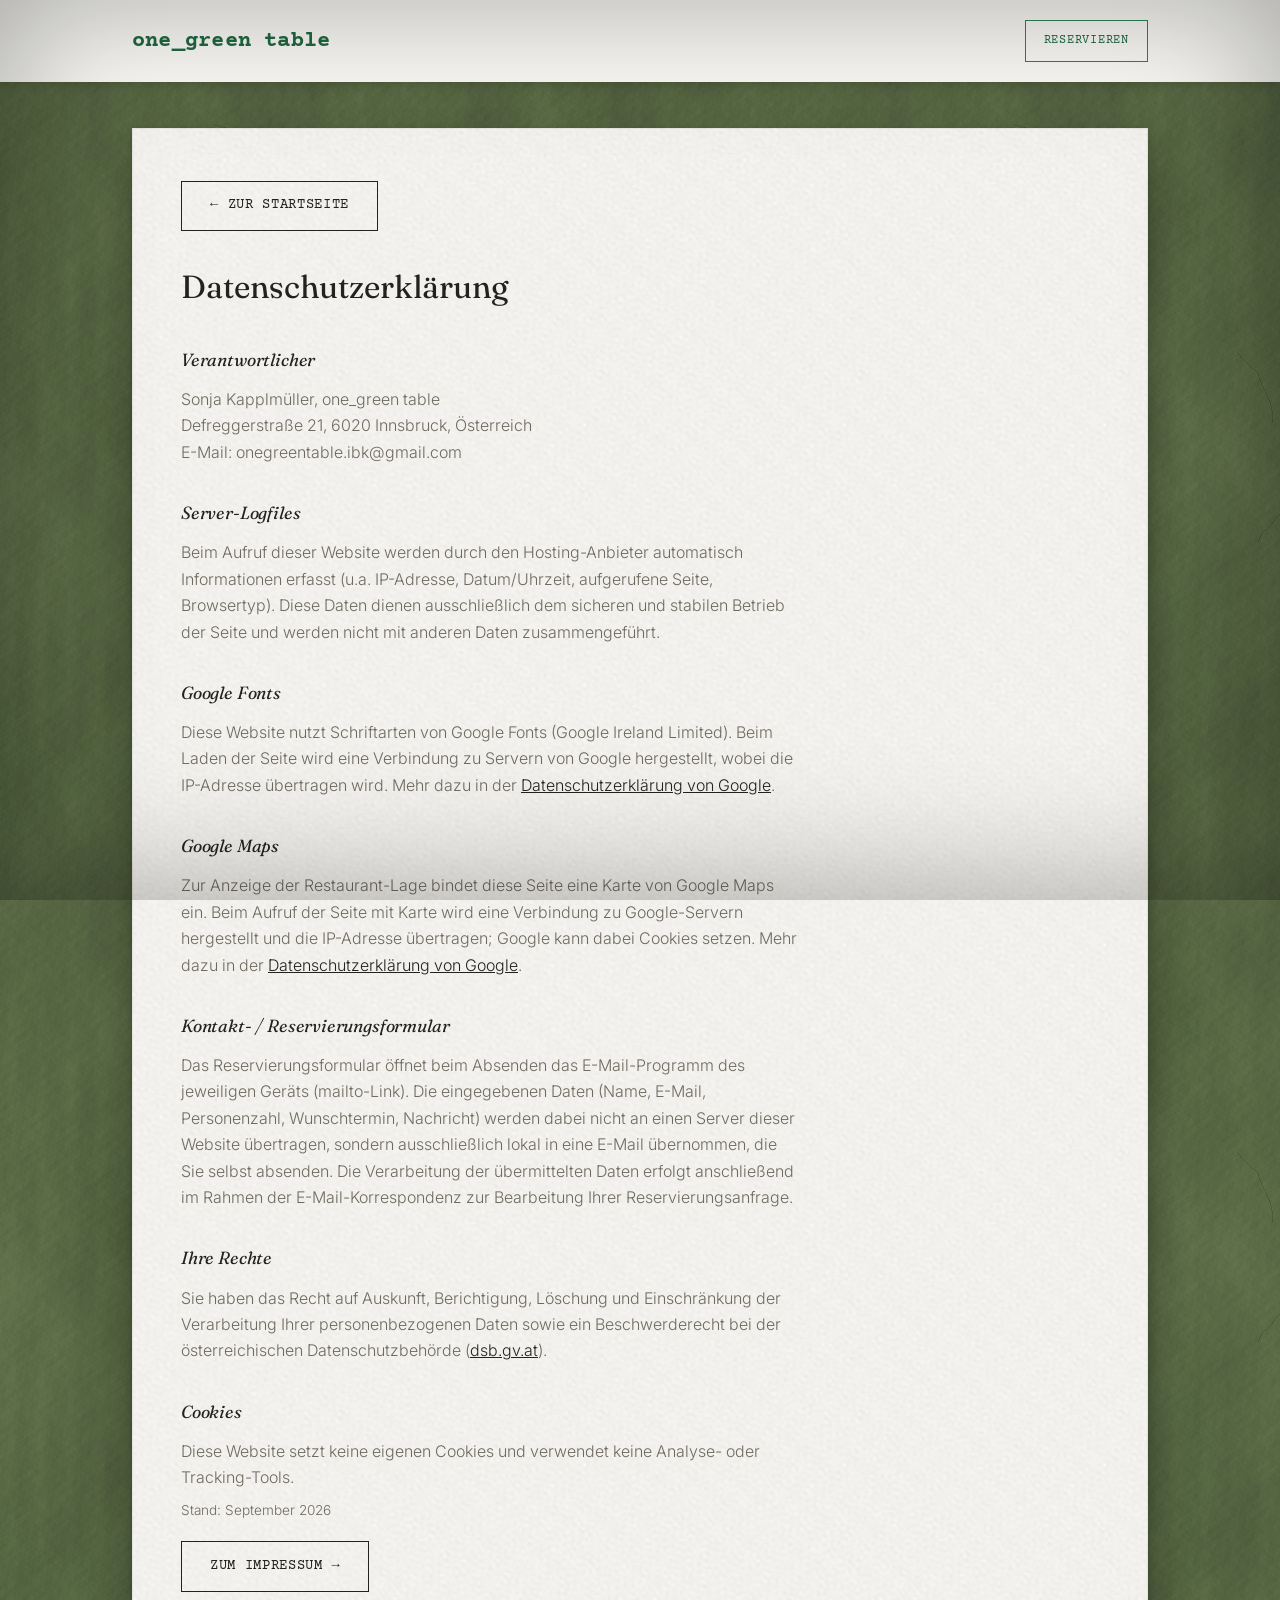
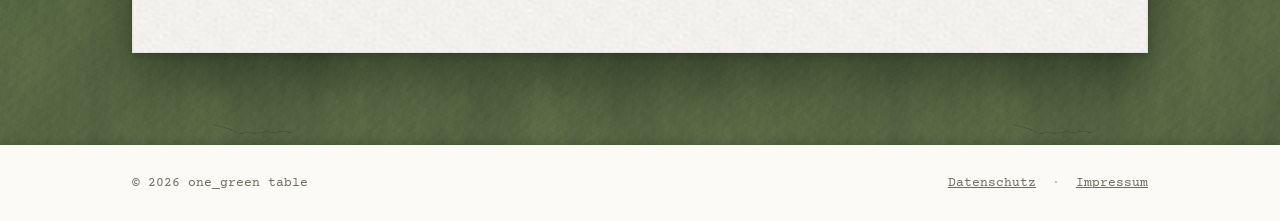
<file: datenschutz.html>
<!DOCTYPE html>
<html lang="de">
<head>
<meta charset="UTF-8">
<meta name="viewport" content="width=device-width, initial-scale=1.0">
<title>Datenschutzerklärung — one_green table</title>
<meta name="robots" content="noindex">
<meta name="theme-color" content="#f2f0ea">
<link rel="preconnect" href="https://fonts.googleapis.com">
<link rel="preconnect" href="https://fonts.gstatic.com" crossorigin>
<link rel="icon" href="data:image/svg+xml,%3Csvg%20xmlns%3D%22http%3A//www.w3.org/2000/svg%22%20viewBox%3D%220%200%2060%2060%22%3E%3Crect%20width%3D%2260%22%20height%3D%2260%22%20rx%3D%2212%22%20fill%3D%22%232f8452%22/%3E%3Ctext%20x%3D%2230%22%20y%3D%2242%22%20font-family%3D%22Georgia%2C%20serif%22%20font-style%3D%22italic%22%20font-size%3D%2234%22%20font-weight%3D%22600%22%20fill%3D%22%23fbfaf6%22%20text-anchor%3D%22middle%22%3Eg%3C/text%3E%3C/svg%3E">
<link rel="stylesheet" href="style.css">
<style>
  .legal-body h1 { font-family: 'Fraunces', serif; font-weight: 400; font-size: clamp(1.6rem, 3vw, 2rem); margin: 0 0 34px; }
  .legal-body h2 { font-family: 'Fraunces', serif; font-weight: 400; font-style: italic; font-size: 1.1rem; margin: 34px 0 12px; }
  .legal-body h2:first-of-type { margin-top: 0; }
  .legal-body p { color: var(--muted); margin: 0 0 8px; line-height: 1.65; max-width: 62ch; }
  .legal-body a { color: var(--ink); }
  .legal-body a:hover { color: var(--accent); }
  .legal-todo { color: #a8433f; font-family: 'Courier Prime', monospace; font-size: 0.85rem; }
  .legal-back { margin-bottom: 30px; }
  .legal-date { margin-top: 36px; font-size: 0.85rem; color: var(--muted); }
</style>
</head>
<body>

<nav>
  <div class="wrap">
    <span class="nav-name">one_green table</span>
    <div class="nav-links">
      <a class="nav-cta" href="index.html#reservierung">Reservieren</a>
    </div>
  </div>
</nav>

<section class="panel-wrap">
  <div class="wrap">
    <div class="panel legal-body">
      <a class="btn legal-back" href="index.html">← Zur Startseite</a>

      <h1>Datenschutzerklärung</h1>

      <h2>Verantwortlicher</h2>
      <p>Sonja Kapplmüller, one_green table<br>
      Defreggerstraße 21, 6020 Innsbruck, Österreich<br>
      E-Mail: onegreentable.ibk@gmail.com</p>

      <h2>Server-Logfiles</h2>
      <p>Beim Aufruf dieser Website werden durch den Hosting-Anbieter automatisch Informationen erfasst (u.a. IP-Adresse, Datum/Uhrzeit, aufgerufene Seite, Browsertyp). Diese Daten dienen ausschließlich dem sicheren und stabilen Betrieb der Seite und werden nicht mit anderen Daten zusammengeführt.</p>

      <h2>Google Fonts</h2>
      <p>Diese Website nutzt Schriftarten von Google Fonts (Google Ireland Limited). Beim Laden der Seite wird eine Verbindung zu Servern von Google hergestellt, wobei die IP-Adresse übertragen wird. Mehr dazu in der <a href="https://policies.google.com/privacy" target="_blank" rel="noopener">Datenschutzerklärung von Google</a>.</p>

      <h2>Google Maps</h2>
      <p>Zur Anzeige der Restaurant-Lage bindet diese Seite eine Karte von Google Maps ein. Beim Aufruf der Seite mit Karte wird eine Verbindung zu Google-Servern hergestellt und die IP-Adresse übertragen; Google kann dabei Cookies setzen. Mehr dazu in der <a href="https://policies.google.com/privacy" target="_blank" rel="noopener">Datenschutzerklärung von Google</a>.</p>

      <h2>Kontakt- / Reservierungsformular</h2>
      <p>Das Reservierungsformular öffnet beim Absenden das E-Mail-Programm des jeweiligen Geräts (mailto-Link). Die eingegebenen Daten (Name, E-Mail, Personenzahl, Wunschtermin, Nachricht) werden dabei nicht an einen Server dieser Website übertragen, sondern ausschließlich lokal in eine E-Mail übernommen, die Sie selbst absenden. Die Verarbeitung der übermittelten Daten erfolgt anschließend im Rahmen der E-Mail-Korrespondenz zur Bearbeitung Ihrer Reservierungsanfrage.</p>

      <h2>Ihre Rechte</h2>
      <p>Sie haben das Recht auf Auskunft, Berichtigung, Löschung und Einschränkung der Verarbeitung Ihrer personenbezogenen Daten sowie ein Beschwerderecht bei der österreichischen Datenschutzbehörde (<a href="https://www.dsb.gv.at" target="_blank" rel="noopener">dsb.gv.at</a>).</p>

      <h2>Cookies</h2>
      <p>Diese Website setzt keine eigenen Cookies und verwendet keine Analyse- oder Tracking-Tools.</p>

      <p class="legal-date">Stand: September 2026</p>

      <p style="margin-top:20px;"><a class="btn" href="impressum.html">Zum Impressum →</a></p>
    </div>
  </div>
</section>

<footer>
  <div class="wrap" style="display:flex; justify-content:space-between; align-items:center; flex-wrap:wrap; gap:16px; width:100%;">
    <span>© 2026 one_green table</span>
    <div class="footer-legal">
      <a href="datenschutz.html">Datenschutz</a>
      <span>·</span>
      <a href="impressum.html">Impressum</a>
    </div>
  </div>
</footer>

</body>
</html>
</file>
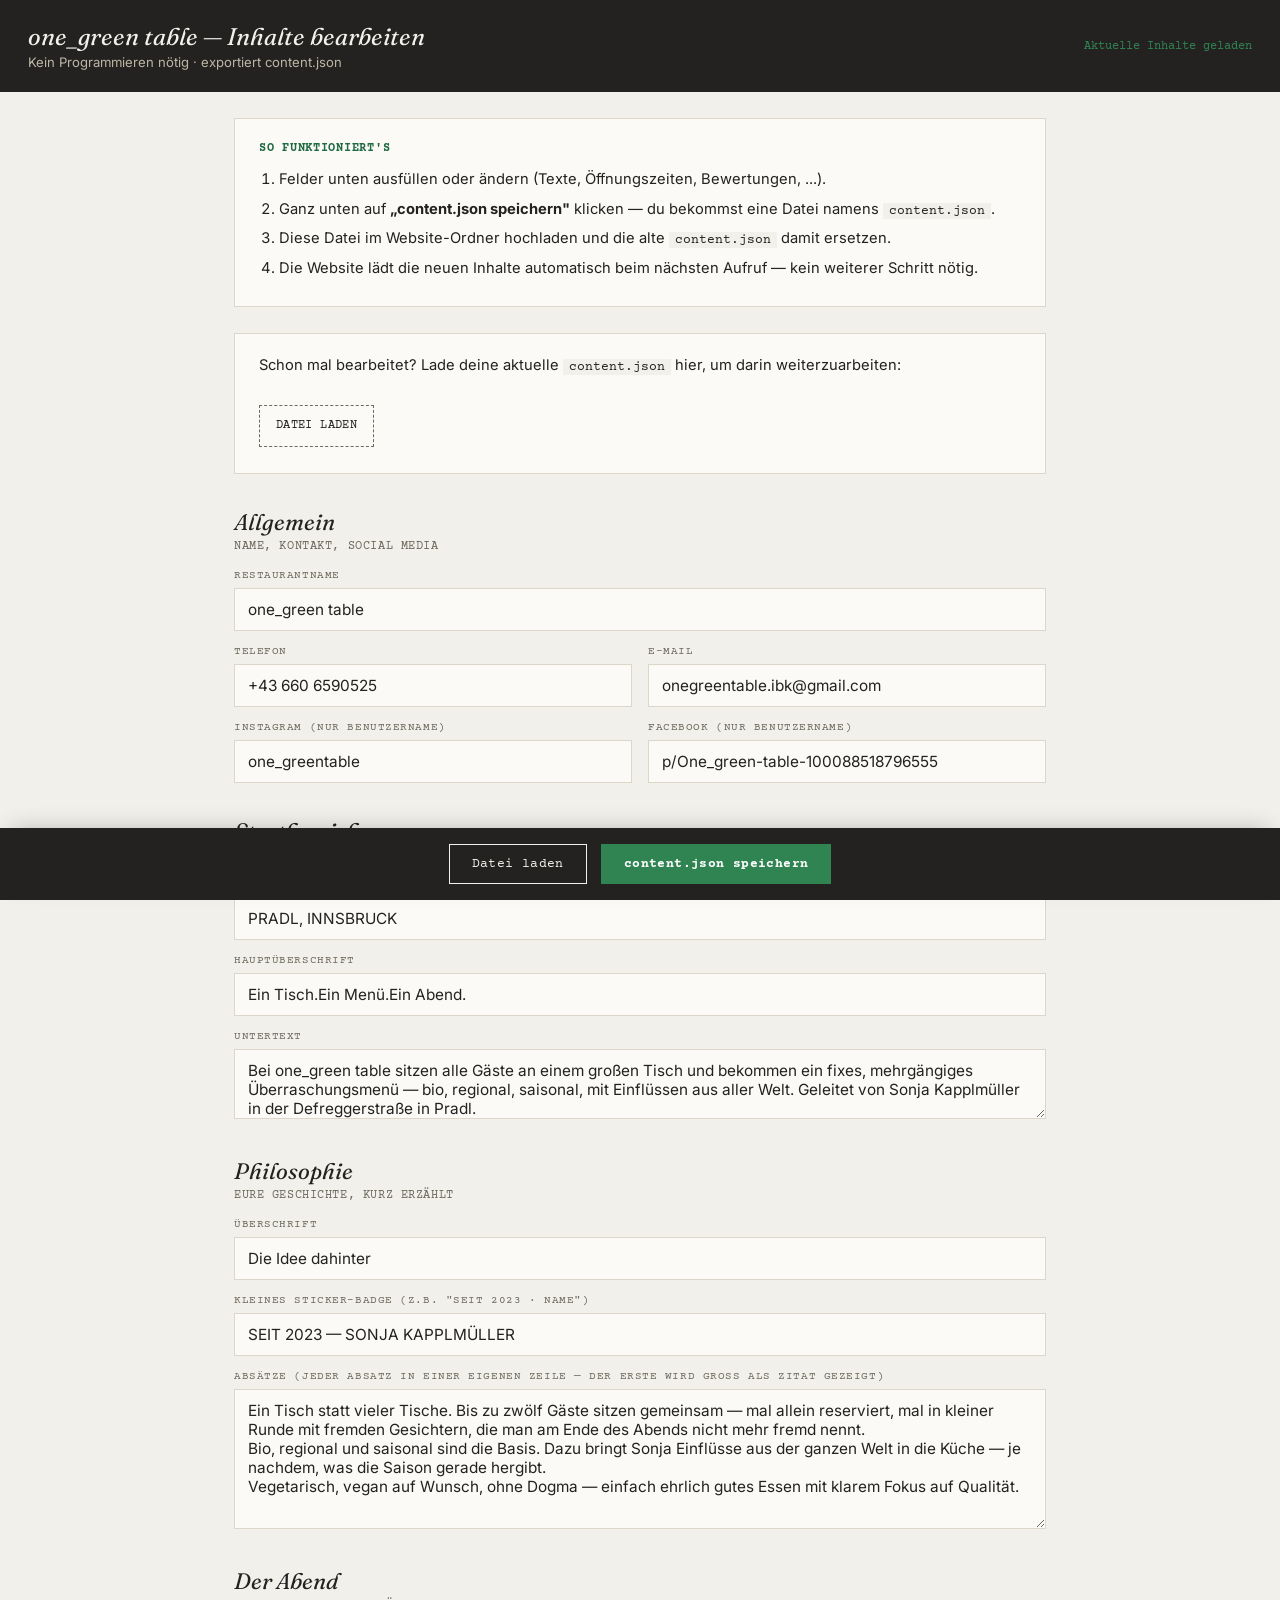
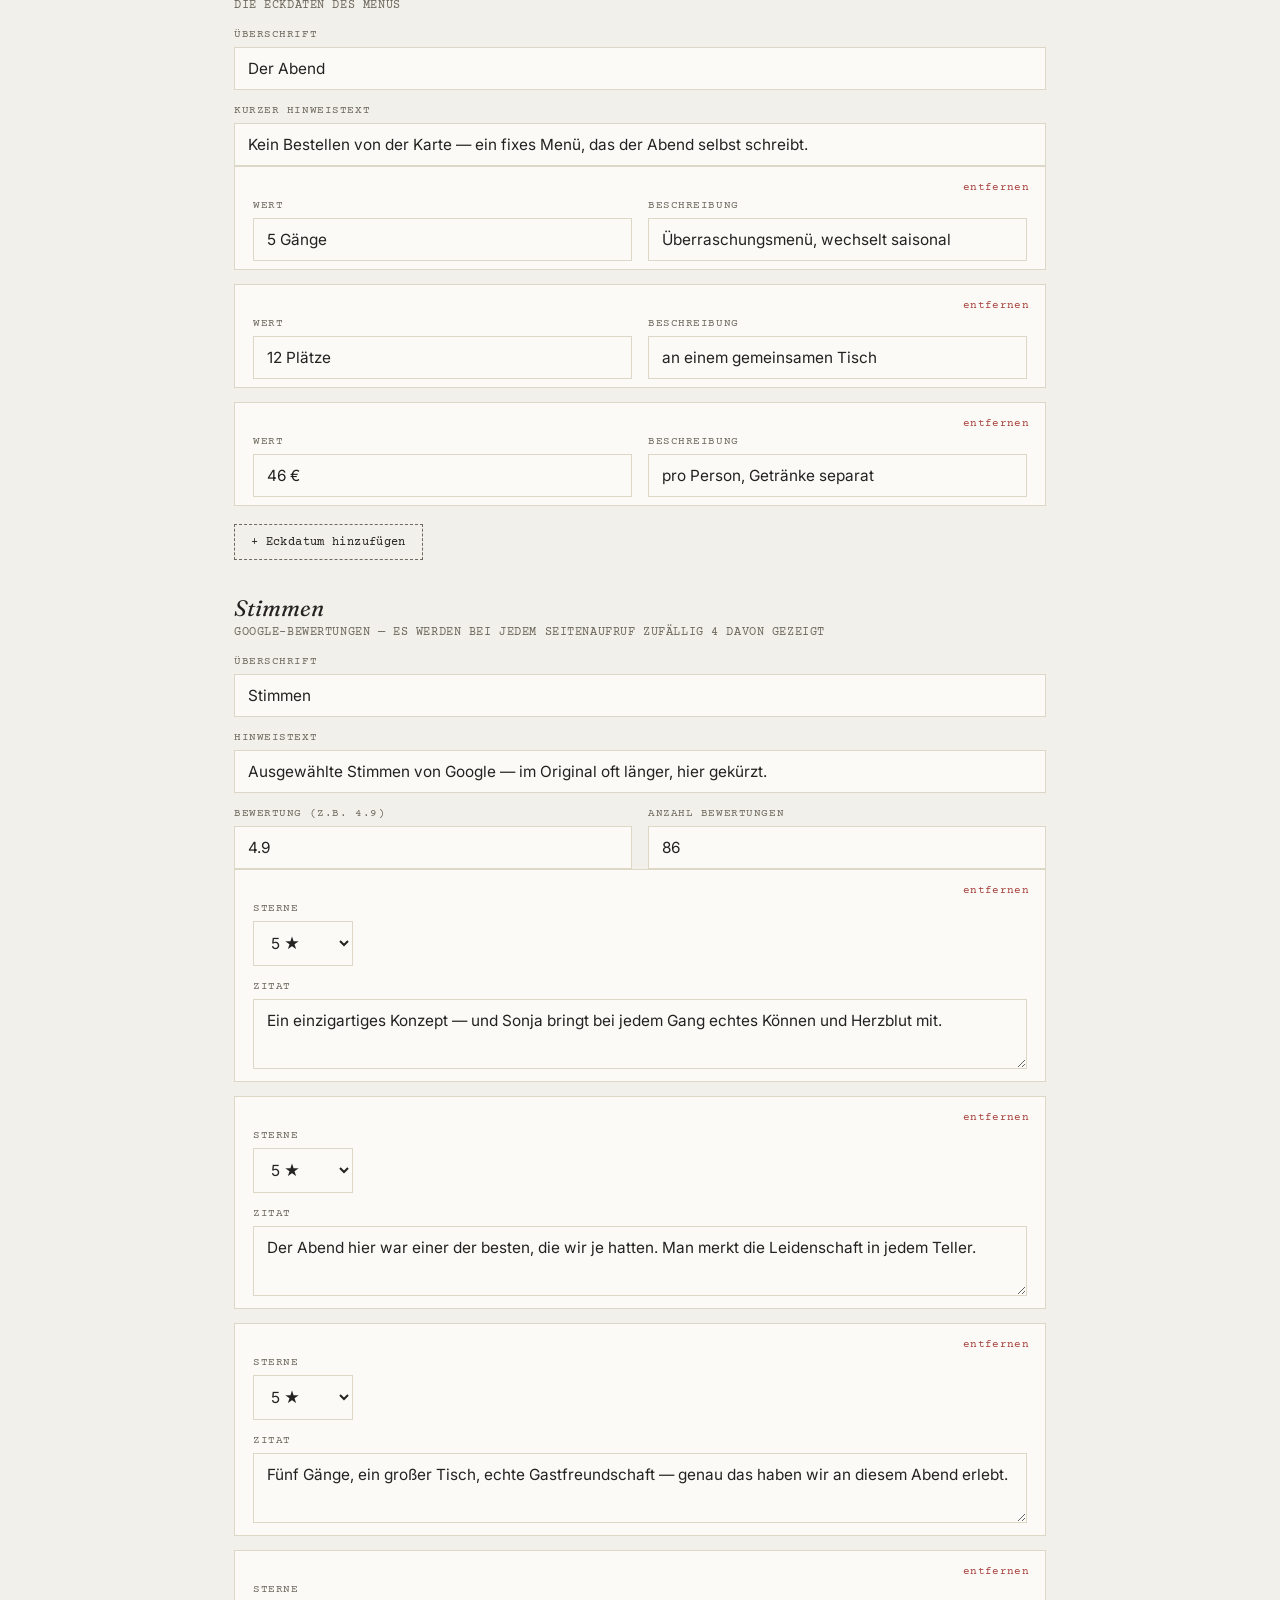
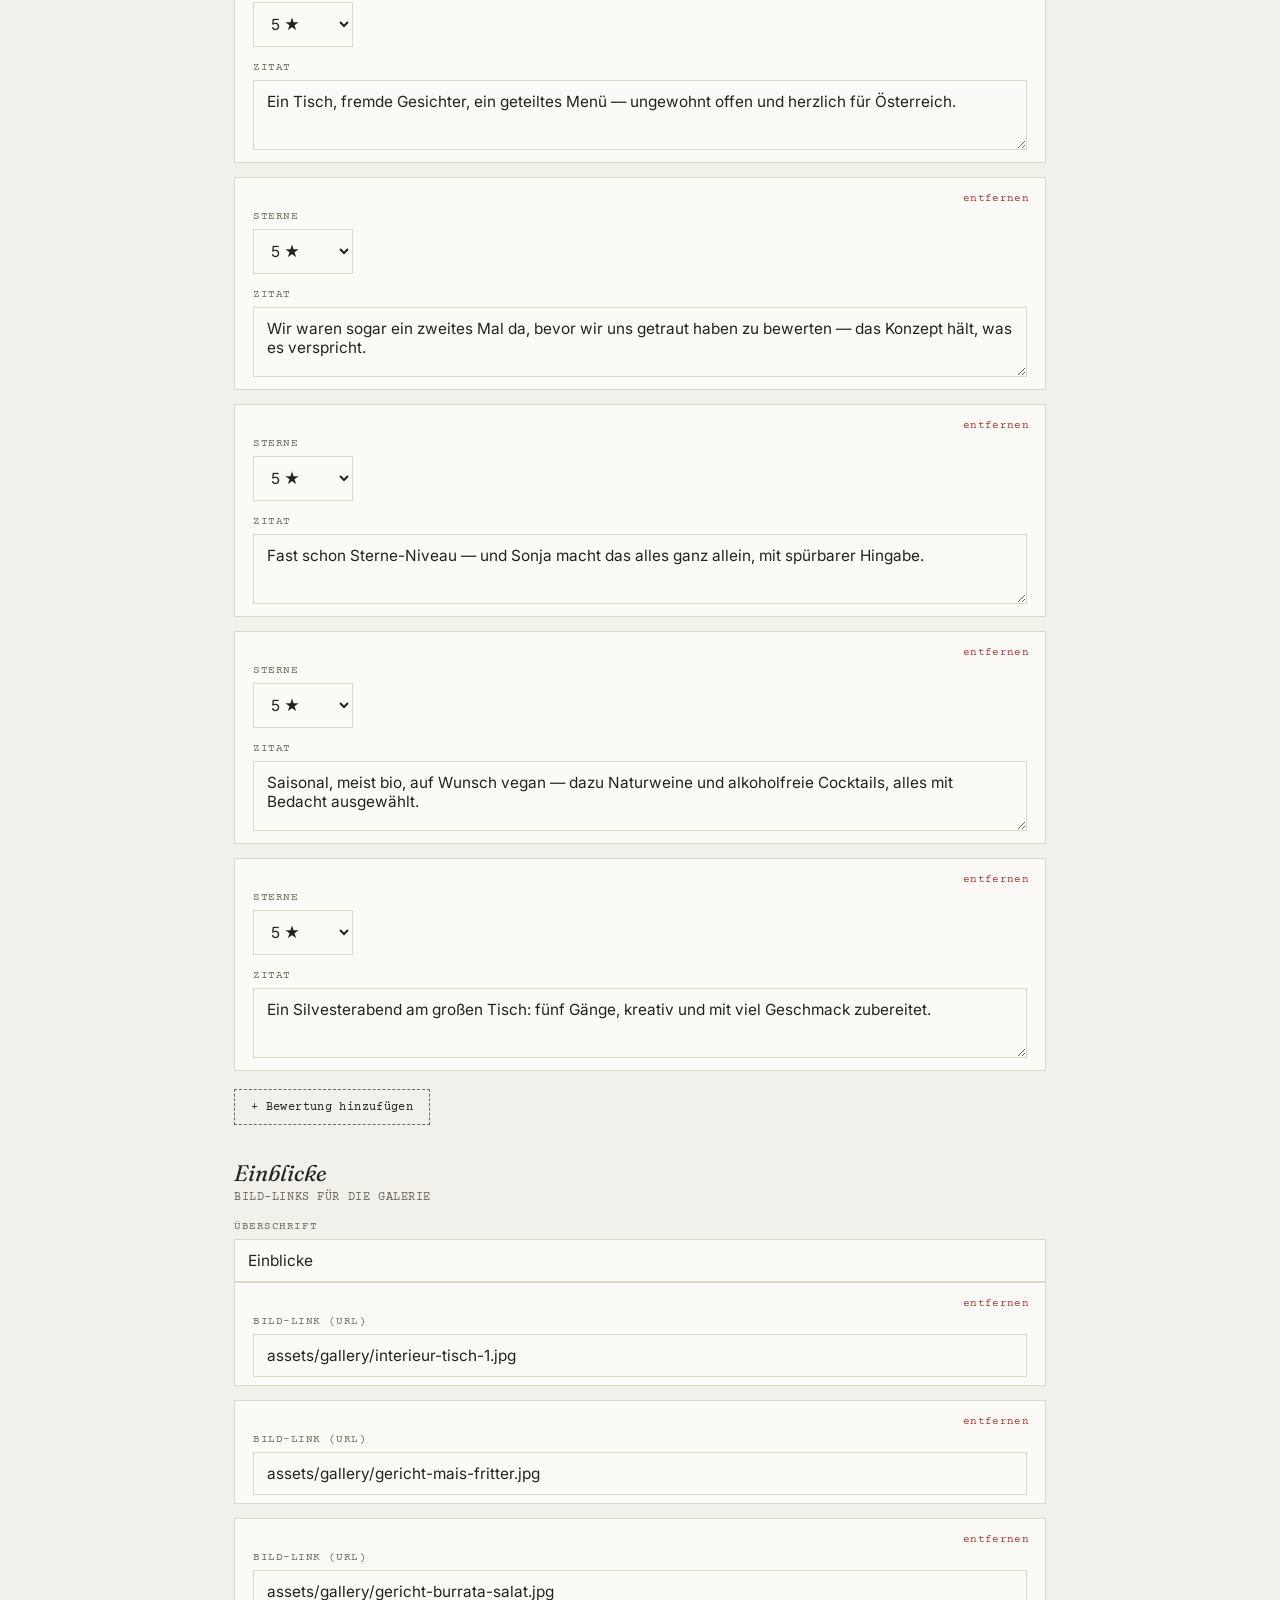
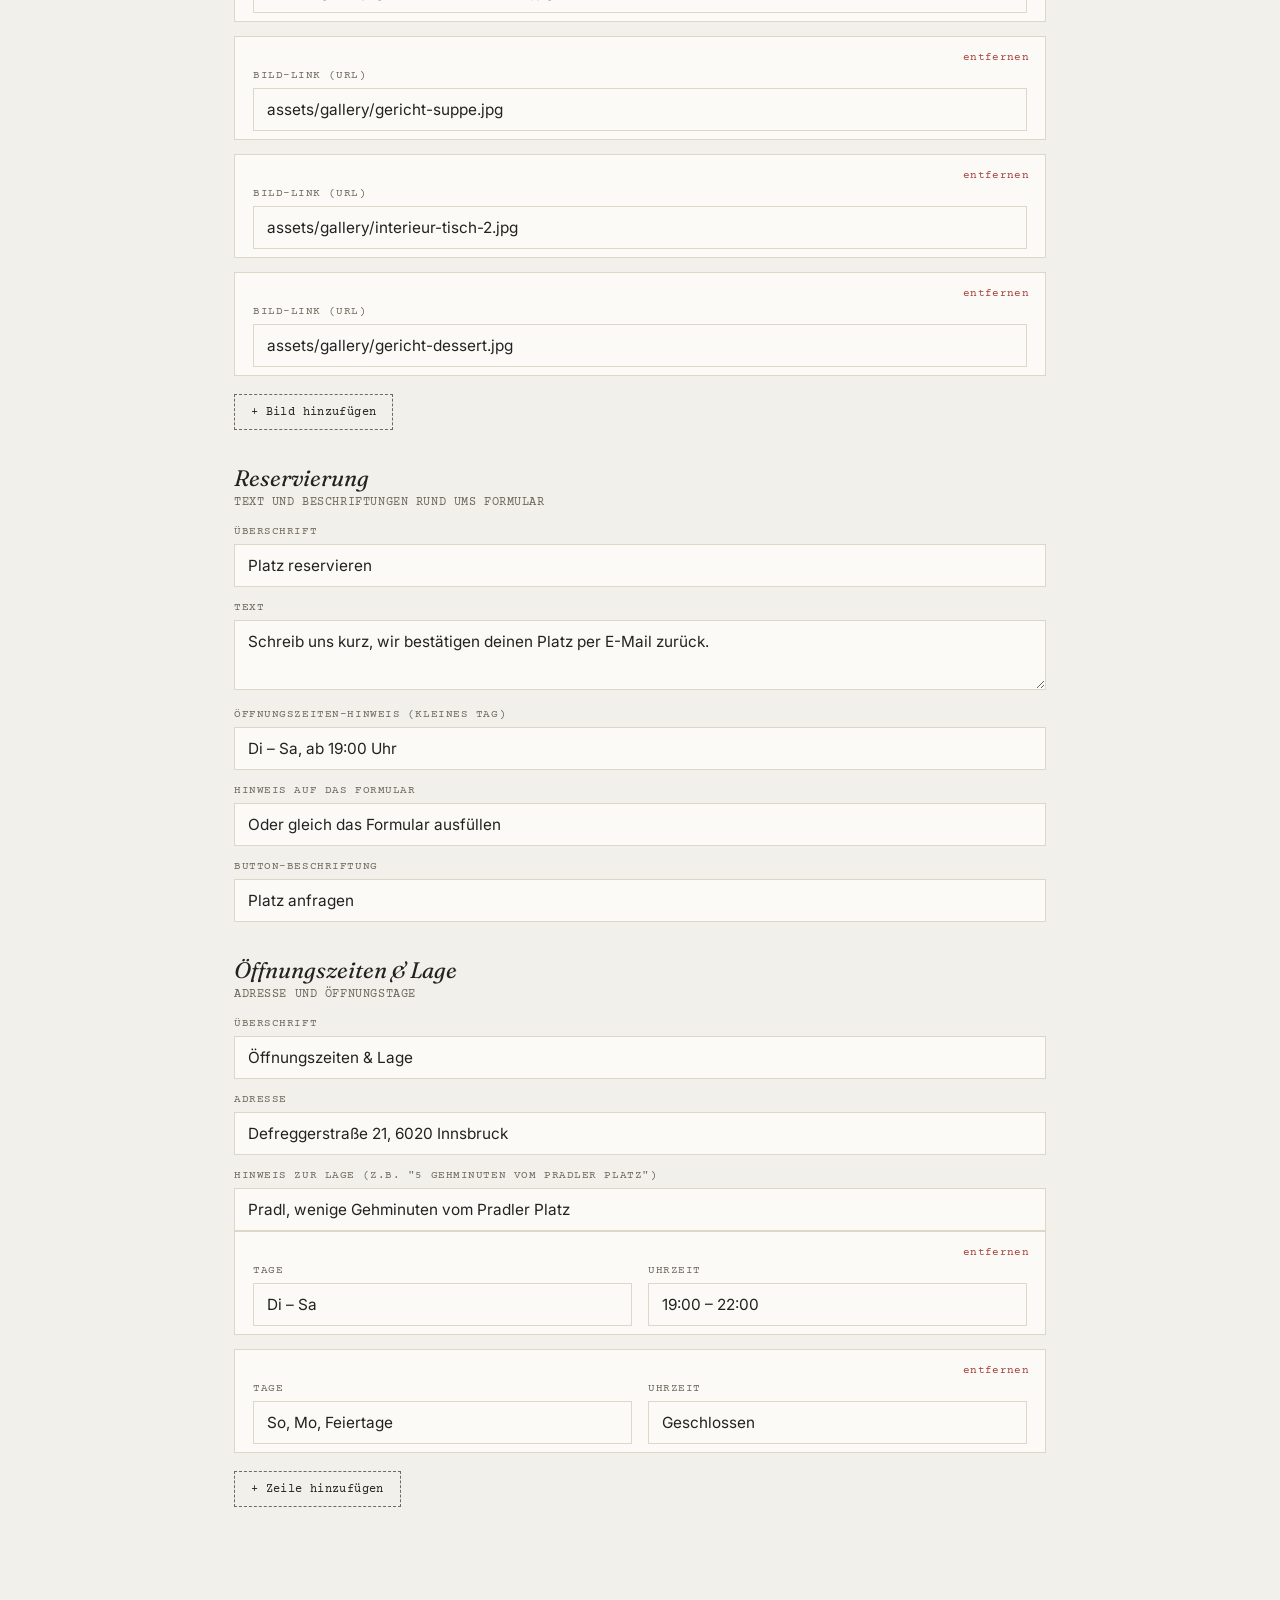
<file: editor.html>
<!DOCTYPE html>
<html lang="de">
<head>
<meta charset="UTF-8">
<meta name="viewport" content="width=device-width, initial-scale=1.0">
<title>one_green table — Inhalte bearbeiten</title>
<link rel="icon" href="data:image/svg+xml,%3Csvg%20xmlns%3D%22http%3A//www.w3.org/2000/svg%22%20viewBox%3D%220%200%2060%2060%22%3E%3Crect%20width%3D%2260%22%20height%3D%2260%22%20rx%3D%2212%22%20fill%3D%22%232f8452%22/%3E%3Ctext%20x%3D%2230%22%20y%3D%2242%22%20font-family%3D%22Georgia%2C%20serif%22%20font-style%3D%22italic%22%20font-size%3D%2234%22%20font-weight%3D%22600%22%20fill%3D%22%23fbfaf6%22%20text-anchor%3D%22middle%22%3Eg%3C/text%3E%3C/svg%3E">
<link rel="preconnect" href="https://fonts.googleapis.com">
<link rel="preconnect" href="https://fonts.gstatic.com" crossorigin>
<link href="https://fonts.googleapis.com/css2?family=Fraunces:ital,wght@0,400;0,600;1,400&family=Courier+Prime:wght@400;700&family=Inter:ital,wght@0,400;0,600&display=swap" rel="stylesheet">
<style>
  :root {
    --bg: #f2f0ea; --panel: #fbfaf6; --ink: #242220; --muted: #6f6a5f;
    --line: #ddd7c7; --accent: #2f8452; --accent-dark: #1f6a41; --danger: #a8433f;
  }
  * { box-sizing: border-box; }
  body { margin: 0; background: var(--bg); color: var(--ink); font-family: 'Inter', sans-serif; -webkit-font-smoothing: antialiased; }
  .mono { font-family: 'Courier Prime', monospace; }

  header {
    background: var(--ink); color: var(--bg); padding: 22px 28px;
    display: flex; align-items: center; justify-content: space-between; flex-wrap: wrap; gap: 14px;
    position: sticky; top: 0; z-index: 10;
  }
  header h1 { margin: 0; font-family: 'Fraunces', serif; font-weight: 400; font-style: italic; font-size: 1.5rem; }
  header p { margin: 3px 0 0; color: #bcb6a5; font-size: 0.82rem; }
  .status { font-family: 'Courier Prime', monospace; font-size: 0.75rem; color: var(--accent); min-height: 1em; }

  .wrap { max-width: 860px; margin: 0 auto; padding: 0 24px 140px; }

  .note {
    background: var(--panel); border: 1px solid var(--line); padding: 20px 24px;
    margin: 26px 0; font-size: 0.92rem; line-height: 1.6;
  }
  .note h3 {
    margin: 0 0 10px; font-family: 'Courier Prime', monospace; font-size: 0.75rem;
    letter-spacing: 0.06em; text-transform: uppercase; color: var(--accent-dark);
  }
  .note ol { margin: 0; padding-left: 20px; }
  .note li { margin-bottom: 6px; }
  .note code { background: var(--bg); padding: 1px 6px; font-family: 'Courier Prime', monospace; font-size: 0.85em; }

  section.block { margin: 34px 0; }
  .block h2 { font-family: 'Fraunces', serif; font-weight: 400; font-style: italic; font-size: 1.4rem; margin: 0 0 4px; }
  .block .hint {
    font-family: 'Courier Prime', monospace; font-size: 0.72rem; color: var(--muted);
    text-transform: uppercase; letter-spacing: 0.05em; margin-bottom: 16px; display: block;
  }

  label {
    display: block; font-family: 'Courier Prime', monospace; font-size: 0.7rem;
    letter-spacing: 0.05em; text-transform: uppercase; color: var(--muted); margin: 14px 0 6px;
  }
  input[type=text], input[type=email], input[type=tel], textarea, select {
    width: 100%; font-family: 'Inter', sans-serif; font-size: 0.96rem; padding: 11px 13px;
    background: var(--panel); border: 1px solid var(--line); color: var(--ink);
  }
  textarea { resize: vertical; min-height: 70px; }
  input:focus, textarea:focus, select:focus { outline: none; border-color: var(--accent); }
  .row2 { display: grid; grid-template-columns: 1fr 1fr; gap: 16px; }
  .row3 { display: grid; grid-template-columns: 1fr 1fr 1fr; gap: 16px; }
  @media (max-width: 640px) { .row2, .row3 { grid-template-columns: 1fr; } }

  .card-item {
    background: var(--panel); border: 1px solid var(--line); padding: 18px 18px 8px;
    margin-bottom: 14px; position: relative;
  }
  .card-item .remove {
    position: absolute; top: 14px; right: 16px; background: none; border: none; cursor: pointer;
    font-family: 'Courier Prime', monospace; font-size: 0.7rem; color: var(--danger); letter-spacing: 0.03em;
    padding: 0;
  }
  .card-item .remove:hover { text-decoration: underline; }

  .add-btn {
    font-family: 'Courier Prime', monospace; font-size: 0.78rem; letter-spacing: 0.03em;
    background: transparent; border: 1px dashed var(--muted); color: var(--ink);
    padding: 10px 16px; cursor: pointer; margin-top: 4px; transition: border-color .2s, color .2s;
  }
  .add-btn:hover { border-color: var(--accent); color: var(--accent-dark); border-style: solid; }

  footer.bar {
    position: fixed; bottom: 0; left: 0; right: 0; background: var(--ink); color: var(--bg);
    padding: 16px 24px; display: flex; align-items: center; justify-content: center; gap: 14px;
    flex-wrap: wrap; box-shadow: 0 -8px 24px -12px rgba(0,0,0,0.3); z-index: 20;
  }
  .btn {
    font-family: 'Courier Prime', monospace; font-size: 0.8rem; letter-spacing: 0.03em;
    padding: 12px 22px; cursor: pointer; border: 1px solid var(--bg);
  }
  .btn-solid { background: var(--accent); color: #fff; border-color: var(--accent); font-weight: 700; }
  .btn-solid:hover { background: var(--accent-dark); border-color: var(--accent-dark); }
  .btn-outline { background: transparent; color: var(--bg); }
  .btn-outline:hover { background: rgba(255,255,255,0.08); }
  input[type=file] { display: none; }
</style>
</head>
<body>

<header>
  <div>
    <h1>one_green table — Inhalte bearbeiten</h1>
    <p>Kein Programmieren nötig · exportiert content.json</p>
  </div>
  <span class="status mono" id="status"></span>
</header>

<div class="wrap">

  <div class="note">
    <h3>So funktioniert's</h3>
    <ol>
      <li>Felder unten ausfüllen oder ändern (Texte, Öffnungszeiten, Bewertungen, ...).</li>
      <li>Ganz unten auf <strong>„content.json speichern"</strong> klicken — du bekommst eine Datei namens <code>content.json</code>.</li>
      <li>Diese Datei im Website-Ordner hochladen und die alte <code>content.json</code> damit ersetzen.</li>
      <li>Die Website lädt die neuen Inhalte automatisch beim nächsten Aufruf — kein weiterer Schritt nötig.</li>
    </ol>
  </div>

  <div class="note">
    Schon mal bearbeitet? Lade deine aktuelle <code>content.json</code> hier, um darin weiterzuarbeiten:
    <br><br>
    <label for="fileInput" class="add-btn" style="display:inline-block;">Datei laden</label>
    <input type="file" id="fileInput" accept="application/json">
  </div>

  <section class="block">
    <h2>Allgemein</h2>
    <span class="hint">Name, Kontakt, Social Media</span>
    <label>Restaurantname</label>
    <input type="text" id="meta-restaurantName">
    <div class="row2">
      <div><label>Telefon</label><input type="tel" id="meta-phone"></div>
      <div><label>E-Mail</label><input type="email" id="meta-email"></div>
    </div>
    <div class="row2">
      <div><label>Instagram (nur Benutzername)</label><input type="text" id="meta-instagram"></div>
      <div><label>Facebook (nur Benutzername)</label><input type="text" id="meta-facebook"></div>
    </div>
  </section>

  <section class="block">
    <h2>Startbereich</h2>
    <span class="hint">Text ganz oben auf der Seite</span>
    <label>Kleiner Hinweistext oben (z.B. "Restaurant in Pradl")</label>
    <input type="text" id="hero-eyebrow">
    <label>Hauptüberschrift</label>
    <input type="text" id="hero-headline">
    <label>Untertext</label>
    <textarea id="hero-subtext"></textarea>
  </section>

  <section class="block">
    <h2>Philosophie</h2>
    <span class="hint">Eure Geschichte, kurz erzählt</span>
    <label>Überschrift</label>
    <input type="text" id="philosophy-heading">
    <label>Kleines Sticker-Badge (z.B. "Seit 2023 · Name")</label>
    <input type="text" id="philosophy-badge">
    <label>Absätze (jeder Absatz in einer eigenen Zeile — der erste wird groß als Zitat gezeigt)</label>
    <textarea id="philosophy-paragraphs" style="min-height:140px"></textarea>
  </section>

  <section class="block">
    <h2>Der Abend</h2>
    <span class="hint">Die Eckdaten des Menüs</span>
    <label>Überschrift</label>
    <input type="text" id="concept-heading">
    <label>Kurzer Hinweistext</label>
    <input type="text" id="concept-note">
    <div id="concept-facts"></div>
    <button class="add-btn" onclick="addFact()">+ Eckdatum hinzufügen</button>
  </section>

  <section class="block">
    <h2>Stimmen</h2>
    <span class="hint">Google-Bewertungen — es werden bei jedem Seitenaufruf zufällig 4 davon gezeigt</span>
    <label>Überschrift</label>
    <input type="text" id="reviews-heading">
    <label>Hinweistext</label>
    <input type="text" id="reviews-note">
    <div class="row2">
      <div><label>Bewertung (z.B. 4.9)</label><input type="text" id="reviews-ratingValue"></div>
      <div><label>Anzahl Bewertungen</label><input type="text" id="reviews-ratingCount"></div>
    </div>
    <div id="review-items"></div>
    <button class="add-btn" onclick="addReview()">+ Bewertung hinzufügen</button>
  </section>

  <section class="block">
    <h2>Einblicke</h2>
    <span class="hint">Bild-Links für die Galerie</span>
    <label>Überschrift</label>
    <input type="text" id="gallery-heading">
    <div id="gallery-images"></div>
    <button class="add-btn" onclick="addGalleryImage()">+ Bild hinzufügen</button>
  </section>

  <section class="block">
    <h2>Reservierung</h2>
    <span class="hint">Text und Beschriftungen rund ums Formular</span>
    <label>Überschrift</label>
    <input type="text" id="reservation-heading">
    <label>Text</label>
    <textarea id="reservation-text"></textarea>
    <label>Öffnungszeiten-Hinweis (kleines Tag)</label>
    <input type="text" id="reservation-hoursNote">
    <label>Hinweis auf das Formular</label>
    <input type="text" id="reservation-formHint">
    <label>Button-Beschriftung</label>
    <input type="text" id="reservation-ctaLabel">
  </section>

  <section class="block">
    <h2>Öffnungszeiten &amp; Lage</h2>
    <span class="hint">Adresse und Öffnungstage</span>
    <label>Überschrift</label>
    <input type="text" id="hours-heading">
    <label>Adresse</label>
    <input type="text" id="hours-address">
    <label>Hinweis zur Lage (z.B. "5 Gehminuten vom Pradler Platz")</label>
    <input type="text" id="hours-mapNote">
    <div id="hours-list"></div>
    <button class="add-btn" onclick="addHoursRow()">+ Zeile hinzufügen</button>
  </section>

</div>

<footer class="bar">
  <button class="btn btn-outline" onclick="document.getElementById('fileInput').click()">Datei laden</button>
  <button class="btn btn-solid" onclick="saveJson()">content.json speichern</button>
</footer>

<script>
let data = null;

function setStatus(msg) {
  const el = document.getElementById('status');
  el.textContent = msg;
  setTimeout(() => { if (el.textContent === msg) el.textContent = ''; }, 3500);
}

async function init() {
  try {
    const res = await fetch('content.json', { cache: 'no-store' });
    if (!res.ok) throw new Error('missing');
    data = await res.json();
    setStatus('Aktuelle Inhalte geladen');
  } catch (e) {
    data = defaultData();
  }
  populate();
}

document.getElementById('fileInput').addEventListener('change', (e) => {
  const file = e.target.files[0];
  if (!file) return;
  const reader = new FileReader();
  reader.onload = (evt) => {
    try {
      data = JSON.parse(evt.target.result);
      populate();
      setStatus('Datei geladen: ' + file.name);
    } catch (err) {
      setStatus('Konnte Datei nicht lesen — ist es eine gültige content.json?');
    }
  };
  reader.readAsText(file);
});

function populate() {
  document.getElementById('meta-restaurantName').value = data.meta.restaurantName || '';
  document.getElementById('meta-phone').value = data.meta.phone || '';
  document.getElementById('meta-email').value = data.meta.email || '';
  document.getElementById('meta-instagram').value = data.meta.instagram || '';
  document.getElementById('meta-facebook').value = data.meta.facebook || '';

  document.getElementById('hero-eyebrow').value = data.hero.eyebrow || '';
  document.getElementById('hero-headline').value = data.hero.headline || '';
  document.getElementById('hero-subtext').value = data.hero.subtext || '';

  document.getElementById('philosophy-heading').value = data.philosophy.heading || '';
  document.getElementById('philosophy-badge').value = data.philosophy.badge || '';
  document.getElementById('philosophy-paragraphs').value = (data.philosophy.paragraphs || []).join('\n');

  document.getElementById('concept-heading').value = data.concept.heading || '';
  document.getElementById('concept-note').value = data.concept.note || '';
  renderFacts();

  document.getElementById('reviews-heading').value = data.reviews.heading || '';
  document.getElementById('reviews-note').value = data.reviews.note || '';
  document.getElementById('reviews-ratingValue').value = data.reviews.ratingValue || '';
  document.getElementById('reviews-ratingCount').value = data.reviews.ratingCount || '';
  renderReviews();

  document.getElementById('gallery-heading').value = data.gallery.heading || '';
  renderGalleryImages();

  document.getElementById('reservation-heading').value = data.reservation.heading || '';
  document.getElementById('reservation-text').value = data.reservation.text || '';
  document.getElementById('reservation-hoursNote').value = data.reservation.hoursNote || '';
  document.getElementById('reservation-formHint').value = data.reservation.formHint || '';
  document.getElementById('reservation-ctaLabel').value = data.reservation.ctaLabel || '';

  document.getElementById('hours-heading').value = data.hoursLocation.heading || '';
  document.getElementById('hours-address').value = data.hoursLocation.address || '';
  document.getElementById('hours-mapNote').value = data.hoursLocation.mapNote || '';
  renderHoursRows();
}

function renderFacts() {
  const wrap = document.getElementById('concept-facts');
  wrap.innerHTML = '';
  data.concept.facts.forEach((fact, fi) => {
    const row = document.createElement('div');
    row.className = 'card-item';
    row.innerHTML = `
      <button class="remove" onclick="removeFact(${fi})">entfernen</button>
      <div class="row2">
        <div><label>Wert</label><input type="text" placeholder="z.B. 5 Gänge" value="${escAttr(fact.value)}" onchange="data.concept.facts[${fi}].value = this.value"></div>
        <div><label>Beschreibung</label><input type="text" placeholder="Beschreibung" value="${escAttr(fact.label)}" onchange="data.concept.facts[${fi}].label = this.value"></div>
      </div>
    `;
    wrap.appendChild(row);
  });
}
function addFact() { data.concept.facts.push({ value: '', label: '' }); renderFacts(); }
function removeFact(fi) { data.concept.facts.splice(fi, 1); renderFacts(); }

function renderReviews() {
  const wrap = document.getElementById('review-items');
  wrap.innerHTML = '';
  data.reviews.items.forEach((rev, ri) => {
    const row = document.createElement('div');
    row.className = 'card-item';
    row.innerHTML = `
      <button class="remove" onclick="removeReview(${ri})">entfernen</button>
      <label>Sterne</label>
      <select style="max-width:100px" onchange="data.reviews.items[${ri}].rating = parseInt(this.value)">
        ${[5,4,3,2,1].map(n => `<option value="${n}" ${rev.rating === n ? 'selected' : ''}>${n} ★</option>`).join('')}
      </select>
      <label>Zitat</label>
      <textarea onchange="data.reviews.items[${ri}].quote = this.value">${escHtml(rev.quote)}</textarea>
    `;
    wrap.appendChild(row);
  });
}
function addReview() { data.reviews.items.push({ quote: '', rating: 5 }); renderReviews(); }
function removeReview(ri) { data.reviews.items.splice(ri, 1); renderReviews(); }

function renderGalleryImages() {
  const wrap = document.getElementById('gallery-images');
  wrap.innerHTML = '';
  (data.gallery.images || []).forEach((src, gi) => {
    const row = document.createElement('div');
    row.className = 'card-item';
    row.innerHTML = `
      <button class="remove" onclick="removeGalleryImage(${gi})">entfernen</button>
      <label>Bild-Link (URL)</label>
      <input type="text" value="${escAttr(src)}" onchange="data.gallery.images[${gi}] = this.value">
    `;
    wrap.appendChild(row);
  });
}
function addGalleryImage() {
  if (!data.gallery.images) data.gallery.images = [];
  data.gallery.images.push('');
  renderGalleryImages();
}
function removeGalleryImage(gi) { data.gallery.images.splice(gi, 1); renderGalleryImages(); }

function renderHoursRows() {
  const wrap = document.getElementById('hours-list');
  wrap.innerHTML = '';
  data.hoursLocation.hours.forEach((h, hi) => {
    const row = document.createElement('div');
    row.className = 'card-item';
    row.innerHTML = `
      <button class="remove" onclick="removeHoursRow(${hi})">entfernen</button>
      <div class="row2">
        <div><label>Tage</label><input type="text" placeholder="Tage" value="${escAttr(h.days)}" onchange="data.hoursLocation.hours[${hi}].days = this.value"></div>
        <div><label>Uhrzeit</label><input type="text" placeholder="Uhrzeit" value="${escAttr(h.time)}" onchange="data.hoursLocation.hours[${hi}].time = this.value"></div>
      </div>
    `;
    wrap.appendChild(row);
  });
}
function addHoursRow() { data.hoursLocation.hours.push({ days: '', time: '' }); renderHoursRows(); }
function removeHoursRow(hi) { data.hoursLocation.hours.splice(hi, 1); renderHoursRows(); }

function collectSimpleFields() {
  data.meta.restaurantName = document.getElementById('meta-restaurantName').value;
  data.meta.phone = document.getElementById('meta-phone').value;
  data.meta.email = document.getElementById('meta-email').value;
  data.meta.instagram = document.getElementById('meta-instagram').value;
  data.meta.facebook = document.getElementById('meta-facebook').value;

  data.hero.eyebrow = document.getElementById('hero-eyebrow').value;
  data.hero.headline = document.getElementById('hero-headline').value;
  data.hero.subtext = document.getElementById('hero-subtext').value;

  data.philosophy.heading = document.getElementById('philosophy-heading').value;
  data.philosophy.badge = document.getElementById('philosophy-badge').value;
  data.philosophy.paragraphs = document.getElementById('philosophy-paragraphs').value
    .split('\n').map(s => s.trim()).filter(Boolean);

  data.concept.heading = document.getElementById('concept-heading').value;
  data.concept.note = document.getElementById('concept-note').value;

  data.reviews.heading = document.getElementById('reviews-heading').value;
  data.reviews.note = document.getElementById('reviews-note').value;
  data.reviews.ratingValue = document.getElementById('reviews-ratingValue').value;
  data.reviews.ratingCount = document.getElementById('reviews-ratingCount').value;

  data.gallery.heading = document.getElementById('gallery-heading').value;

  data.reservation.heading = document.getElementById('reservation-heading').value;
  data.reservation.text = document.getElementById('reservation-text').value;
  data.reservation.hoursNote = document.getElementById('reservation-hoursNote').value;
  data.reservation.formHint = document.getElementById('reservation-formHint').value;
  data.reservation.ctaLabel = document.getElementById('reservation-ctaLabel').value;

  data.hoursLocation.heading = document.getElementById('hours-heading').value;
  data.hoursLocation.address = document.getElementById('hours-address').value;
  data.hoursLocation.mapNote = document.getElementById('hours-mapNote').value;
  data.hoursLocation.mapQuery = data.hoursLocation.address;
}

function saveJson() {
  collectSimpleFields();
  const blob = new Blob([JSON.stringify(data, null, 2)], { type: 'application/json' });
  const a = document.createElement('a');
  a.href = URL.createObjectURL(blob);
  a.download = 'content.json';
  document.body.appendChild(a);
  a.click();
  a.remove();
  setStatus('content.json heruntergeladen');
}

function escAttr(str) {
  return String(str || '').replace(/&/g, '&amp;').replace(/"/g, '&quot;');
}
function escHtml(str) {
  return String(str || '').replace(/&/g, '&amp;').replace(/</g, '&lt;');
}

function defaultData() {
  return {
    meta: { restaurantName: '', phone: '', email: '', instagram: '', facebook: '' },
    hero: { eyebrow: '', headline: '', subtext: '' },
    philosophy: { heading: '', badge: '', paragraphs: [] },
    concept: { heading: '', note: '', facts: [] },
    reviews: { heading: '', note: '', ratingValue: '', ratingCount: '', items: [] },
    gallery: { heading: '', images: [] },
    reservation: { heading: '', text: '', hoursNote: '', formHint: '', ctaLabel: '' },
    hoursLocation: { heading: '', address: '', mapNote: '', mapQuery: '', hours: [] }
  };
}

init();
</script>

</body>
</html>
</file>
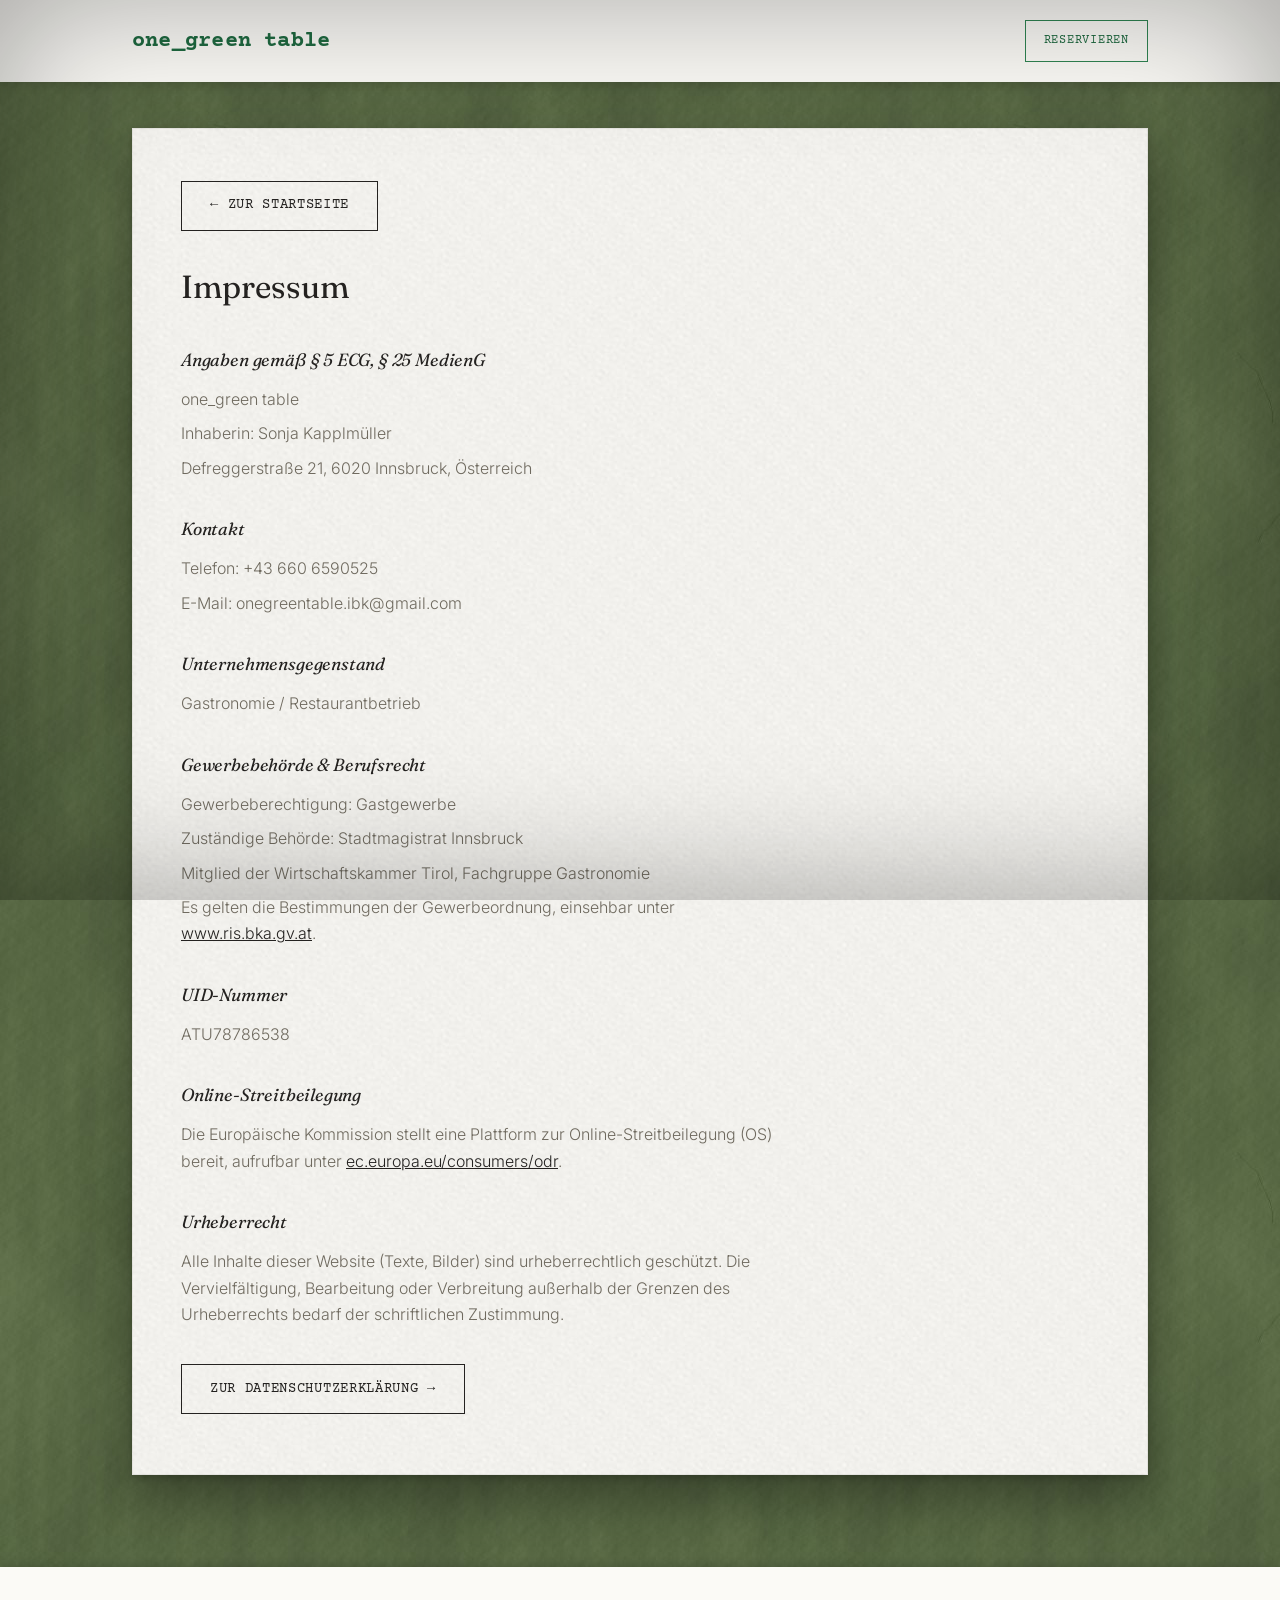
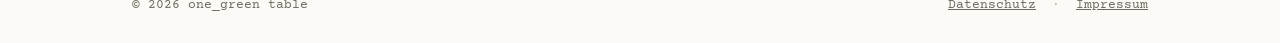
<file: impressum.html>
<!DOCTYPE html>
<html lang="de">
<head>
<meta charset="UTF-8">
<meta name="viewport" content="width=device-width, initial-scale=1.0">
<title>Impressum — one_green table</title>
<meta name="robots" content="noindex">
<meta name="theme-color" content="#f2f0ea">
<link rel="preconnect" href="https://fonts.googleapis.com">
<link rel="preconnect" href="https://fonts.gstatic.com" crossorigin>
<link rel="icon" href="data:image/svg+xml,%3Csvg%20xmlns%3D%22http%3A//www.w3.org/2000/svg%22%20viewBox%3D%220%200%2060%2060%22%3E%3Crect%20width%3D%2260%22%20height%3D%2260%22%20rx%3D%2212%22%20fill%3D%22%232f8452%22/%3E%3Ctext%20x%3D%2230%22%20y%3D%2242%22%20font-family%3D%22Georgia%2C%20serif%22%20font-style%3D%22italic%22%20font-size%3D%2234%22%20font-weight%3D%22600%22%20fill%3D%22%23fbfaf6%22%20text-anchor%3D%22middle%22%3Eg%3C/text%3E%3C/svg%3E">
<link rel="stylesheet" href="style.css">
<style>
  .legal-body h1 { font-family: 'Fraunces', serif; font-weight: 400; font-size: clamp(1.6rem, 3vw, 2rem); margin: 0 0 34px; }
  .legal-body h2 { font-family: 'Fraunces', serif; font-weight: 400; font-style: italic; font-size: 1.1rem; margin: 34px 0 12px; }
  .legal-body h2:first-of-type { margin-top: 0; }
  .legal-body p { color: var(--muted); margin: 0 0 8px; line-height: 1.65; max-width: 60ch; }
  .legal-body a { color: var(--ink); }
  .legal-body a:hover { color: var(--accent); }
  .legal-todo { color: #a8433f; font-family: 'Courier Prime', monospace; font-size: 0.85rem; }
  .legal-back { margin-bottom: 30px; }
</style>
</head>
<body>

<nav>
  <div class="wrap">
    <span class="nav-name">one_green table</span>
    <div class="nav-links">
      <a class="nav-cta" href="index.html#reservierung">Reservieren</a>
    </div>
  </div>
</nav>

<section class="panel-wrap">
  <div class="wrap">
    <div class="panel legal-body">
      <a class="btn legal-back" href="index.html">← Zur Startseite</a>

      <h1>Impressum</h1>

      <h2>Angaben gemäß § 5 ECG, § 25 MedienG</h2>
      <p>one_green table</p>
      <p>Inhaberin: Sonja Kapplmüller</p>
      <p>Defreggerstraße 21, 6020 Innsbruck, Österreich</p>

      <h2>Kontakt</h2>
      <p>Telefon: +43 660 6590525</p>
      <p>E-Mail: onegreentable.ibk@gmail.com</p>

      <h2>Unternehmensgegenstand</h2>
      <p>Gastronomie / Restaurantbetrieb</p>

      <h2>Gewerbebehörde & Berufsrecht</h2>
      <p>Gewerbeberechtigung: Gastgewerbe</p>
      <p>Zuständige Behörde: Stadtmagistrat Innsbruck</p>
      <p>Mitglied der Wirtschaftskammer Tirol, Fachgruppe Gastronomie</p>
      <p>Es gelten die Bestimmungen der Gewerbeordnung, einsehbar unter <a href="https://www.ris.bka.gv.at" target="_blank" rel="noopener">www.ris.bka.gv.at</a>.</p>

      <h2>UID-Nummer</h2>
      <p>ATU78786538</p>

      <h2>Online-Streitbeilegung</h2>
      <p>Die Europäische Kommission stellt eine Plattform zur Online-Streitbeilegung (OS) bereit, aufrufbar unter <a href="https://ec.europa.eu/consumers/odr" target="_blank" rel="noopener">ec.europa.eu/consumers/odr</a>.</p>

      <h2>Urheberrecht</h2>
      <p>Alle Inhalte dieser Website (Texte, Bilder) sind urheberrechtlich geschützt. Die Vervielfältigung, Bearbeitung oder Verbreitung außerhalb der Grenzen des Urheberrechts bedarf der schriftlichen Zustimmung.</p>

      <p style="margin-top:36px;"><a class="btn" href="datenschutz.html">Zur Datenschutzerklärung →</a></p>
    </div>
  </div>
</section>

<footer>
  <div class="wrap" style="display:flex; justify-content:space-between; align-items:center; flex-wrap:wrap; gap:16px; width:100%;">
    <span>© 2026 one_green table</span>
    <div class="footer-legal">
      <a href="datenschutz.html">Datenschutz</a>
      <span>·</span>
      <a href="impressum.html">Impressum</a>
    </div>
  </div>
</footer>

</body>
</html>
</file>
<file: style.css>
@import url('https://fonts.googleapis.com/css2?family=Fraunces:ital,opsz,wght@0,9..144,300..700;1,9..144,400..500&family=Courier+Prime:wght@400;700&family=Inter:wght@300;400;500&display=swap');

:root {
  --bg: #f2f0ea;
  --panel: #fbfaf6;
  --ink: #242220;
  --muted: #6f6a5f;
  --line: #ddd7c7;
  --plaster: #587348;
  --plaster-dark: #2e3d24;
  --plaster-light: #7a9264;
  --plaster-olive: #46603a;
  --accent: #2f8452;
  --accent-dark: #1f6a41;
}

* { box-sizing: border-box; }
html { scroll-behavior: smooth; }

body {
  margin: 0;
  color: var(--ink);
  font-family: 'Inter', sans-serif;
  font-weight: 300;
  line-height: 1.6;
  -webkit-font-smoothing: antialiased;
  background-color: var(--plaster-dark);
  background-image: url("[data-uri]");
  background-size: 800px 800px;
  background-repeat: repeat;
}

.wrap { max-width: 1080px; margin: 0 auto; padding: 0 32px; }
@media (max-width: 640px) { .wrap { padding: 0 20px; } }

.mono {
  font-family: 'Courier Prime', monospace;
  letter-spacing: 0.04em;
}

/* -------- Panel: gerahmtes Element an der Wand -------- */
.panel-wrap { padding: 46px 0; }
.panel {
  background-color: var(--panel);
  background-image: url("[data-uri]");
  background-size: 260px 260px;
  background-blend-mode: multiply;
  border: 1px solid rgba(0,0,0,0.06);
  box-shadow: 0 26px 46px rgba(0,0,0,0.32), 0 3px 8px rgba(0,0,0,0.18);
  padding: 52px 48px;
  position: relative;
  --tilt: 0deg;
  transform: rotate(var(--tilt));
  transition: transform 0.25s ease, box-shadow 0.25s ease;
}
.panel:hover {
  transform: rotate(var(--tilt)) translateY(-4px);
  box-shadow: 0 34px 56px rgba(0,0,0,0.38), 0 5px 12px rgba(0,0,0,0.22);
}
.panel::before {
  content: '';
  position: absolute;
  top: -33px; left: 50%; transform: translateX(-50%) rotate(-6deg);
  width: 57px; height: 67px;
  background-size: contain; background-repeat: no-repeat; background-position: center;
  filter: drop-shadow(0 5px 6px rgba(0,0,0,0.4));
  z-index: 1;
}
.panel.tilt-l { --tilt: -0.7deg; }
.panel.tilt-r { --tilt: 0.6deg; }
.panel.veg-broccoli::before { background-image: url("data:image/svg+xml,%3Csvg%20xmlns%3D%22http%3A//www.w3.org/2000/svg%22%20viewBox%3D%220%200%2036%2036%22%3E%0A%3Ccircle%20cx%3D%229%22%20cy%3D%2211%22%20r%3D%225.5%22%20fill%3D%22%231e3d24%22%20stroke%3D%22%23171512%22%20stroke-width%3D%221.4%22/%3E%0A%3Ccircle%20cx%3D%2217%22%20cy%3D%227%22%20r%3D%226%22%20fill%3D%22%231e3d24%22%20stroke%3D%22%23171512%22%20stroke-width%3D%221.4%22/%3E%0A%3Ccircle%20cx%3D%2226%22%20cy%3D%229%22%20r%3D%225.5%22%20fill%3D%22%231e3d24%22%20stroke%3D%22%23171512%22%20stroke-width%3D%221.4%22/%3E%0A%3Ccircle%20cx%3D%2230%22%20cy%3D%2215%22%20r%3D%224.5%22%20fill%3D%22%231e3d24%22%20stroke%3D%22%23171512%22%20stroke-width%3D%221.4%22/%3E%0A%3Ccircle%20cx%3D%2212%22%20cy%3D%2217%22%20r%3D%225.5%22%20fill%3D%22%231e3d24%22%20stroke%3D%22%23171512%22%20stroke-width%3D%221.4%22/%3E%0A%3Ccircle%20cx%3D%2221%22%20cy%3D%2215%22%20r%3D%225.5%22%20fill%3D%22%231e3d24%22%20stroke%3D%22%23171512%22%20stroke-width%3D%221.4%22/%3E%0A%3Ccircle%20cx%3D%226%22%20cy%3D%2218%22%20r%3D%224%22%20fill%3D%22%231e3d24%22%20stroke%3D%22%23171512%22%20stroke-width%3D%221.4%22/%3E%0A%3Cpath%20d%3D%22M17%2020c-1%206-2%2012-2%2016h6c0-4-1-10-2-16z%22%20fill%3D%22%231e3d24%22%20stroke%3D%22%23171512%22%20stroke-width%3D%221.4%22%20stroke-linejoin%3D%22round%22/%3E%0A%3C/svg%3E"); width: 59px; height: 59px; top: -30px; transform: translateX(-50%) rotate(-5deg); }
.panel.veg-carrot::before { background-image: url("data:image/svg+xml,%3Csvg%20xmlns%3D%22http%3A//www.w3.org/2000/svg%22%20viewBox%3D%220%200%2030%2042%22%3E%0A%3Cpath%20d%3D%22M15%204c-2-2-5-3-8-2%201%203%203%205%205%206%22%20stroke%3D%22%23171512%22%20stroke-width%3D%222.2%22%20fill%3D%22none%22%20stroke-linecap%3D%22round%22/%3E%0A%3Cpath%20d%3D%22M15%204c1-3%204-4%207-3-1%203-3%205-5%206%22%20stroke%3D%22%23171512%22%20stroke-width%3D%222.2%22%20fill%3D%22none%22%20stroke-linecap%3D%22round%22/%3E%0A%3Cpath%20d%3D%22M15%204c0-2%200-3%200-4%22%20stroke%3D%22%23171512%22%20stroke-width%3D%222.2%22%20stroke-linecap%3D%22round%22/%3E%0A%3Cpath%20d%3D%22M15%207%20C22%209%2022%2020%2017%2030%20C16%2034%2014%2034%2013%2030%20C8%2020%208%209%2015%207%20Z%22%20fill%3D%22%231e3d24%22%20stroke%3D%22%23171512%22%20stroke-width%3D%221.6%22%20stroke-linejoin%3D%22round%22/%3E%0A%3C/svg%3E"); transform: translateX(-50%) rotate(4deg); }
.panel.veg-tomato::before { background-image: url("data:image/svg+xml,%3Csvg%20xmlns%3D%22http%3A//www.w3.org/2000/svg%22%20viewBox%3D%220%200%2032%2036%22%3E%0A%3Ccircle%20cx%3D%2216%22%20cy%3D%2221%22%20r%3D%2212%22%20fill%3D%22%231e3d24%22%20stroke%3D%22%23171512%22%20stroke-width%3D%221.6%22/%3E%0A%3Cpath%20d%3D%22M16%207l2.5%203.5%203.5-2.3-1.2%203.8%203.8%201.2-3.5%202.3%202.3%203.5-3.8-1.2-1.2%203.8-2.3-3.5-2.3%203.5-1.2-3.8-3.8%201.2%202.3-3.5-3.5-2.3%203.8-1.2-1.2-3.8%203.5%202.3z%22%20fill%3D%22%23171512%22/%3E%0A%3C/svg%3E"); width: 52px; height: 59px; top: -30px; transform: translateX(-50%) rotate(-3deg); }
.panel.veg-corn::before { background-image: url("data:image/svg+xml,%3Csvg%20xmlns%3D%22http%3A//www.w3.org/2000/svg%22%20viewBox%3D%220%200%2030%2042%22%3E%0A%3Cpath%20d%3D%22M15%2034c-4%202-8%201-10-2%203-1%206-1%209%200%22%20fill%3D%22%231e3d24%22%20stroke%3D%22%23171512%22%20stroke-width%3D%221.2%22/%3E%0A%3Cpath%20d%3D%22M15%2034c4%202%208%201%2010-2-3-1-6-1-9%200%22%20fill%3D%22%231e3d24%22%20stroke%3D%22%23171512%22%20stroke-width%3D%221.2%22/%3E%0A%3Cpath%20d%3D%22M15%204%20C10%207%206%2013%206%2021%20C6%2029%209%2034%2015%2036%20C21%2034%2024%2029%2024%2021%20C24%2013%2020%207%2015%204%20Z%22%20fill%3D%22%231e3d24%22%20stroke%3D%22%23171512%22%20stroke-width%3D%221.6%22%20stroke-linejoin%3D%22round%22/%3E%0A%3Ccircle%20cx%3D%2211%22%20cy%3D%2230%22%20r%3D%221.7%22%20fill%3D%22%23171512%22/%3E%0A%3Ccircle%20cx%3D%2215%22%20cy%3D%2231%22%20r%3D%221.7%22%20fill%3D%22%23171512%22/%3E%0A%3Ccircle%20cx%3D%2219%22%20cy%3D%2230%22%20r%3D%221.7%22%20fill%3D%22%23171512%22/%3E%0A%3Ccircle%20cx%3D%2210%22%20cy%3D%2225%22%20r%3D%221.7%22%20fill%3D%22%23171512%22/%3E%0A%3Ccircle%20cx%3D%2214%22%20cy%3D%2226%22%20r%3D%221.7%22%20fill%3D%22%23171512%22/%3E%0A%3Ccircle%20cx%3D%2218%22%20cy%3D%2226%22%20r%3D%221.7%22%20fill%3D%22%23171512%22/%3E%0A%3Ccircle%20cx%3D%2221%22%20cy%3D%2225%22%20r%3D%221.7%22%20fill%3D%22%23171512%22/%3E%0A%3Ccircle%20cx%3D%2210%22%20cy%3D%2220%22%20r%3D%221.7%22%20fill%3D%22%23171512%22/%3E%0A%3Ccircle%20cx%3D%2214%22%20cy%3D%2221%22%20r%3D%221.7%22%20fill%3D%22%23171512%22/%3E%0A%3Ccircle%20cx%3D%2218%22%20cy%3D%2221%22%20r%3D%221.7%22%20fill%3D%22%23171512%22/%3E%0A%3Ccircle%20cx%3D%2221%22%20cy%3D%2220%22%20r%3D%221.7%22%20fill%3D%22%23171512%22/%3E%0A%3Ccircle%20cx%3D%2211%22%20cy%3D%2215%22%20r%3D%221.7%22%20fill%3D%22%23171512%22/%3E%0A%3Ccircle%20cx%3D%2215%22%20cy%3D%2216%22%20r%3D%221.7%22%20fill%3D%22%23171512%22/%3E%0A%3Ccircle%20cx%3D%2219%22%20cy%3D%2215%22%20r%3D%221.7%22%20fill%3D%22%23171512%22/%3E%0A%3Ccircle%20cx%3D%2213%22%20cy%3D%2210%22%20r%3D%221.5%22%20fill%3D%22%23171512%22/%3E%0A%3Ccircle%20cx%3D%2217%22%20cy%3D%2210%22%20r%3D%221.5%22%20fill%3D%22%23171512%22/%3E%0A%3C/svg%3E"); width: 46px; height: 65px; top: -33px; transform: translateX(-50%) rotate(6deg); }

@media (max-width: 640px) {
  .panel { padding: 38px 26px; }
  .panel.tilt-l, .panel.tilt-r { --tilt: 0deg; }
}

/* -------- Nav -------- */
nav {
  position: sticky;
  top: 0;
  background: var(--panel);
  z-index: 20;
  box-shadow: 0 2px 10px rgba(0,0,0,0.15);
}
nav .wrap {
  display: flex; align-items: center; justify-content: space-between;
  padding-top: 20px; padding-bottom: 20px;
}
.nav-name {
  font-family: 'Courier Prime', monospace;
  font-weight: 700;
  font-size: 1.35rem;
  letter-spacing: 0.01em;
  color: var(--accent-dark);
}
.nav-links {
  display: flex; align-items: center; gap: 30px;
  font-family: 'Courier Prime', monospace;
  font-size: 0.78rem;
  letter-spacing: 0.06em;
  text-transform: uppercase;
}
.nav-links a { display: inline-block; color: var(--ink); text-decoration: none; border-bottom: 1px solid transparent; padding: 3px 0; }
.nav-links a:hover, .nav-links a:focus-visible { border-color: var(--accent); }
.nav-links a.active:not(.nav-cta) { border-color: var(--accent); color: var(--accent-dark); }
.nav-links a.nav-cta {
  border: 1px solid var(--accent);
  padding: 10px 18px;
  text-decoration: none;
  color: var(--accent-dark) !important;
  border-bottom: 1px solid var(--accent) !important;
  transition: background 0.2s ease, color 0.2s ease;
}
.nav-links a.nav-cta:hover, .nav-links a.nav-cta:focus-visible { background: var(--accent); color: #fff !important; }
@media (max-width: 720px) { .nav-links a:not(.nav-cta) { display: none; } }

/* -------- Hero -------- */
.hero { padding-top: 56px; }
.hero-eyebrow {
  font-family: 'Courier Prime', monospace;
  font-size: 0.8rem;
  letter-spacing: 0.14em;
  color: var(--plaster-dark);
  margin: 0 0 26px;
}
.hero h1 {
  font-family: 'Courier Prime', monospace;
  font-weight: 700;
  font-style: normal;
  font-size: clamp(1.9rem, 4.6vw, 3.1rem);
  line-height: 1.22;
  letter-spacing: -0.01em;
  margin: 0 0 30px;
  max-width: 20ch;
  white-space: pre-line;
}
.hero-sub {
  max-width: 46ch;
  font-size: 1.05rem;
  color: var(--muted);
  font-weight: 300;
  margin: 0 0 32px;
}
.hero-cta-row { display: flex; align-items: center; gap: 22px; flex-wrap: wrap; }
.scroll-hint {
  font-family: 'Courier Prime', monospace;
  font-size: 0.78rem;
  letter-spacing: 0.04em;
  color: var(--muted);
  display: inline-flex;
  align-items: center;
  gap: 6px;
}
.scroll-hint span { animation: bob 1.8s ease-in-out infinite; }
@keyframes bob {
  0%, 100% { transform: translateY(0); }
  50% { transform: translateY(4px); }
}
@media (prefers-reduced-motion: reduce) { .scroll-hint span { animation: none; } }

/* -------- Section shell -------- */
section { scroll-margin-top: 76px; }
section h2 {
  font-family: 'Courier Prime', monospace;
  font-weight: 700;
  font-size: clamp(1.3rem, 2.4vw, 1.7rem);
  margin: 0 0 40px;
  letter-spacing: -0.01em;
}

/* -------- Philosophy -------- */
.philosophy-grid {
  display: grid;
  grid-template-columns: 1.1fr 1fr;
  gap: 56px;
  align-items: start;
}
.philosophy-quote {
  font-family: 'Fraunces', serif;
  font-style: italic;
  font-size: clamp(1.3rem, 2.4vw, 1.55rem);
  font-weight: 400;
  line-height: 1.45;
  margin: 0;
  max-width: 24ch;
  color: var(--ink);
}
.philosophy-quote::first-letter {
  font-size: 3.4em;
  font-weight: 600;
  font-style: normal;
  float: left;
  line-height: 0.8;
  padding: 0.05em 0.08em 0 0;
  color: var(--accent);
}
.philosophy-badge {
  display: block;
  font-family: 'Courier Prime', monospace;
  font-size: 0.75rem;
  letter-spacing: 0.08em;
  color: var(--plaster-dark);
  margin: 0 0 20px;
  padding-bottom: 12px;
  border-bottom: 1px solid var(--line);
}
.philosophy-side p { margin: 0 0 20px; max-width: 40ch; color: var(--muted); }
@media (max-width: 760px) { .philosophy-grid { grid-template-columns: 1fr; gap: 30px; } }

/* -------- Concept facts -------- */
.concept-note {
  font-style: italic;
  color: var(--muted);
  font-size: 1rem;
  margin: -18px 0 44px;
  max-width: 54ch;
  font-family: 'Fraunces', serif;
}
.facts-strip { display: flex; flex-wrap: wrap; gap: 0; border-top: 1px solid var(--line); }
.fact {
  flex: 1 1 200px;
  padding: 28px 24px 28px 0;
  border-bottom: 1px solid var(--line);
}
.fact + .fact { padding-left: 28px; border-left: 1px solid var(--line); }
.fact-value {
  font-family: 'Fraunces', serif;
  font-weight: 500;
  font-size: clamp(1.7rem, 3vw, 2.2rem);
  line-height: 1;
  margin-bottom: 10px;
}
.fact-label {
  font-family: 'Courier Prime', monospace;
  font-size: 0.78rem;
  letter-spacing: 0.03em;
  color: var(--muted);
}
@media (max-width: 700px) {
  .facts-strip { flex-direction: column; }
  .fact + .fact { border-left: none; padding-left: 0; }
}

/* -------- Reviews: the wall -------- */
.reviews-section { color: #f3ede2; padding: 46px 0; }
.reviews-section h2 { color: #f3ede2; }
.reviews-meta {
  display: flex; align-items: baseline; gap: 14px;
  font-family: 'Courier Prime', monospace;
  font-size: 0.85rem;
  color: #e7dfce;
  margin: -18px 0 44px;
  letter-spacing: 0.03em;
}
.reviews-meta strong {
  font-family: 'Fraunces', serif;
  font-size: 1.3rem;
  color: #fff;
}
.review-wall {
  display: grid;
  grid-template-columns: repeat(4, 1fr);
  gap: 26px;
}
.review-card {
  background: #f7f2e6;
  color: var(--ink);
  padding: 24px 22px 20px;
  box-shadow: 0 10px 22px rgba(0,0,0,0.22);
  position: relative;
}
.review-card:nth-child(1) { transform: rotate(-1.4deg); }
.review-card:nth-child(2) { transform: rotate(1deg); margin-top: 18px; }
.review-card:nth-child(3) { transform: rotate(-0.6deg); }
.review-card:nth-child(4) { transform: rotate(1.6deg); margin-top: 10px; }
.review-pin {
  position: absolute;
  top: -20px; left: 50%; transform: translateX(-50%);
  width: 32px; height: 37px;
  background-size: contain; background-repeat: no-repeat; background-position: center;
  filter: drop-shadow(0 4px 5px rgba(0,0,0,0.35));
  z-index: 1;
}
.review-card:nth-child(1) .review-pin { background-image: url("data:image/svg+xml,%3Csvg%20xmlns%3D%22http%3A//www.w3.org/2000/svg%22%20viewBox%3D%220%200%2036%2036%22%3E%0A%3Ccircle%20cx%3D%229%22%20cy%3D%2211%22%20r%3D%225.5%22%20fill%3D%22%234a8a3f%22/%3E%0A%3Ccircle%20cx%3D%2217%22%20cy%3D%227%22%20r%3D%226%22%20fill%3D%22%235a9a4a%22/%3E%0A%3Ccircle%20cx%3D%2226%22%20cy%3D%229%22%20r%3D%225.5%22%20fill%3D%22%234a8a3f%22/%3E%0A%3Ccircle%20cx%3D%2230%22%20cy%3D%2215%22%20r%3D%224.5%22%20fill%3D%22%235a9a4a%22/%3E%0A%3Ccircle%20cx%3D%2212%22%20cy%3D%2217%22%20r%3D%225.5%22%20fill%3D%22%235a9a4a%22/%3E%0A%3Ccircle%20cx%3D%2221%22%20cy%3D%2215%22%20r%3D%225.5%22%20fill%3D%22%234a8a3f%22/%3E%0A%3Ccircle%20cx%3D%226%22%20cy%3D%2218%22%20r%3D%224%22%20fill%3D%22%234a8a3f%22/%3E%0A%3Cpath%20d%3D%22M17%2020c-1%206-2%2012-2%2016h6c0-4-1-10-2-16z%22%20fill%3D%22%23e8e2ce%22/%3E%0A%3C/svg%3E"); width: 32px; height: 32px; top: -17px; transform: translateX(-50%) rotate(-6deg); }
.review-card:nth-child(2) .review-pin { background-image: url("data:image/svg+xml,%3Csvg%20xmlns%3D%22http%3A//www.w3.org/2000/svg%22%20viewBox%3D%220%200%2030%2042%22%3E%0A%3Cpath%20d%3D%22M15%2034c-4%202-8%201-10-2%203-1%206-1%209%200%22%20fill%3D%22%234a8a3f%22/%3E%0A%3Cpath%20d%3D%22M15%2034c4%202%208%201%2010-2-3-1-6-1-9%200%22%20fill%3D%22%234a8a3f%22/%3E%0A%3Cpath%20d%3D%22M15%204%20C10%207%206%2013%206%2021%20C6%2029%209%2034%2015%2036%20C21%2034%2024%2029%2024%2021%20C24%2013%2020%207%2015%204%20Z%22%20fill%3D%22%23f2c14e%22/%3E%0A%3Ccircle%20cx%3D%2211%22%20cy%3D%2230%22%20r%3D%221.3%22%20fill%3D%22%23d9a52e%22/%3E%0A%3Ccircle%20cx%3D%2215%22%20cy%3D%2231%22%20r%3D%221.3%22%20fill%3D%22%23d9a52e%22/%3E%0A%3Ccircle%20cx%3D%2219%22%20cy%3D%2230%22%20r%3D%221.3%22%20fill%3D%22%23d9a52e%22/%3E%0A%3Ccircle%20cx%3D%2210%22%20cy%3D%2225%22%20r%3D%221.3%22%20fill%3D%22%23d9a52e%22/%3E%0A%3Ccircle%20cx%3D%2214%22%20cy%3D%2226%22%20r%3D%221.3%22%20fill%3D%22%23d9a52e%22/%3E%0A%3Ccircle%20cx%3D%2218%22%20cy%3D%2226%22%20r%3D%221.3%22%20fill%3D%22%23d9a52e%22/%3E%0A%3Ccircle%20cx%3D%2221%22%20cy%3D%2225%22%20r%3D%221.3%22%20fill%3D%22%23d9a52e%22/%3E%0A%3Ccircle%20cx%3D%2210%22%20cy%3D%2220%22%20r%3D%221.3%22%20fill%3D%22%23d9a52e%22/%3E%0A%3Ccircle%20cx%3D%2214%22%20cy%3D%2221%22%20r%3D%221.3%22%20fill%3D%22%23d9a52e%22/%3E%0A%3Ccircle%20cx%3D%2218%22%20cy%3D%2221%22%20r%3D%221.3%22%20fill%3D%22%23d9a52e%22/%3E%0A%3Ccircle%20cx%3D%2221%22%20cy%3D%2220%22%20r%3D%221.3%22%20fill%3D%22%23d9a52e%22/%3E%0A%3Ccircle%20cx%3D%2211%22%20cy%3D%2215%22%20r%3D%221.3%22%20fill%3D%22%23d9a52e%22/%3E%0A%3Ccircle%20cx%3D%2215%22%20cy%3D%2216%22%20r%3D%221.3%22%20fill%3D%22%23d9a52e%22/%3E%0A%3Ccircle%20cx%3D%2219%22%20cy%3D%2215%22%20r%3D%221.3%22%20fill%3D%22%23d9a52e%22/%3E%0A%3Ccircle%20cx%3D%2213%22%20cy%3D%2210%22%20r%3D%221.2%22%20fill%3D%22%23d9a52e%22/%3E%0A%3Ccircle%20cx%3D%2217%22%20cy%3D%2210%22%20r%3D%221.2%22%20fill%3D%22%23d9a52e%22/%3E%0A%3C/svg%3E"); width: 26px; height: 36px; top: -20px; transform: translateX(-50%) rotate(5deg); }
.review-card:nth-child(3) .review-pin { background-image: url("data:image/svg+xml,%3Csvg%20xmlns%3D%22http%3A//www.w3.org/2000/svg%22%20viewBox%3D%220%200%2030%2042%22%3E%0A%3Cpath%20d%3D%22M15%204c-2-2-5-3-8-2%201%203%203%205%205%206%22%20stroke%3D%22%234a8a3f%22%20stroke-width%3D%222.2%22%20fill%3D%22none%22%20stroke-linecap%3D%22round%22/%3E%0A%3Cpath%20d%3D%22M15%204c1-3%204-4%207-3-1%203-3%205-5%206%22%20stroke%3D%22%234a8a3f%22%20stroke-width%3D%222.2%22%20fill%3D%22none%22%20stroke-linecap%3D%22round%22/%3E%0A%3Cpath%20d%3D%22M15%204c0-2%200-3%200-4%22%20stroke%3D%22%234a8a3f%22%20stroke-width%3D%222.2%22%20stroke-linecap%3D%22round%22/%3E%0A%3Cpath%20d%3D%22M15%207%20C22%209%2022%2020%2017%2030%20C16%2034%2014%2034%2013%2030%20C8%2020%208%209%2015%207%20Z%22%20fill%3D%22%23e07a2e%22/%3E%0A%3C/svg%3E"); top: -19px; transform: translateX(-50%) rotate(-4deg); }
.review-card:nth-child(4) .review-pin { background-image: url("data:image/svg+xml,%3Csvg%20xmlns%3D%22http%3A//www.w3.org/2000/svg%22%20viewBox%3D%220%200%2032%2036%22%3E%0A%3Ccircle%20cx%3D%2216%22%20cy%3D%2221%22%20r%3D%2212%22%20fill%3D%22%23d9484f%22/%3E%0A%3Cpath%20d%3D%22M16%209l2%203%203-2-1%203%203%201-3%202%202%203-3-1-1%203-2-3-2%203-1-3-3%201%202-3-3-2%203-1-1-3%203%202z%22%20fill%3D%22%234a8a3f%22/%3E%0A%3C/svg%3E"); width: 29px; height: 32px; top: -17px; transform: translateX(-50%) rotate(7deg); }
.review-stars {
  font-family: 'Courier Prime', monospace;
  font-size: 0.78rem;
  letter-spacing: 0.12em;
  color: var(--plaster-dark);
  margin-bottom: 10px;
}
.review-quote {
  font-family: 'Fraunces', serif;
  font-style: italic;
  font-size: 0.98rem;
  line-height: 1.42;
  margin: 0;
}
@media (max-width: 900px) {
  .review-wall { grid-template-columns: 1fr 1fr; }
}
@media (max-width: 560px) {
  .review-wall { grid-template-columns: 1fr; }
  .review-card { transform: none !important; margin-top: 0 !important; }
}

/* -------- Gallery -------- */
.gallery-carousel { display: grid; grid-template-columns: repeat(3, 1fr); gap: 16px; }
.gallery-slot {
  position: relative;
  aspect-ratio: 3 / 4;
  overflow: hidden;
  background: var(--line);
}
.gallery-slot img {
  position: absolute; inset: 0;
  width: 100%; height: 100%; object-fit: cover;
  opacity: 0; transition: opacity 2.4s ease;
}
.gallery-slot img.active { opacity: 1; }
@media (max-width: 760px) { .gallery-carousel { grid-template-columns: 1fr; } .gallery-slot { aspect-ratio: 4 / 3; } }

.gallery-placeholder { display: grid; grid-template-columns: repeat(3, 1fr); gap: 16px; }
.gallery-frame {
  aspect-ratio: 4 / 3;
  border: 1px solid var(--line);
  background: var(--panel);
  display: flex; flex-direction: column; align-items: center; justify-content: center;
  gap: 10px;
  transition: border-color 0.2s ease;
}
.gallery-frame:hover { border-color: var(--plaster); }
.gallery-frame svg { width: 30px; height: 30px; opacity: 0.5; }
.gallery-frame span {
  font-family: 'Courier Prime', monospace;
  font-size: 0.72rem;
  letter-spacing: 0.05em;
  color: var(--muted);
}
@media (max-width: 760px) { .gallery-placeholder { grid-template-columns: 1fr; } }

/* -------- Reservation -------- */
.reservation-icon { width: 34px; height: 34px; margin-bottom: 16px; opacity: 0.75; }
.reservation {
  display: grid;
  grid-template-columns: 0.9fr 1.1fr;
  gap: 48px;
  align-items: start;
}
.reservation-intro p { max-width: 40ch; color: var(--muted); margin: 0 0 20px; }
.hours-tag {
  display: inline-block;
  font-size: 0.8rem;
  letter-spacing: 0.04em;
  color: var(--ink);
  background: rgba(114,106,68,0.1);
  border: 1px solid var(--line);
  padding: 6px 12px;
  margin-bottom: 24px;
}
.contact-block { display: flex; flex-direction: column; gap: 12px; }
.contact-line {
  font-family: 'Courier Prime', monospace;
  font-size: 1rem;
  color: var(--ink);
  text-decoration: none;
  border-bottom: 1px solid var(--line);
  padding-bottom: 6px;
  width: fit-content;
  max-width: 100%;
  overflow-wrap: anywhere;
}
.contact-line:hover { border-color: var(--plaster); }
.form-hint {
  display: flex;
  align-items: center;
  flex-wrap: wrap;
  gap: 8px;
  margin: 26px 0 0;
  font-size: 0.8rem;
  color: var(--accent-dark);
  letter-spacing: 0.02em;
}
.form-hint span { min-width: 0; overflow-wrap: anywhere; }
.form-hint svg { width: 15px; height: 15px; flex-shrink: 0; }

.res-form { display: flex; flex-direction: column; gap: 18px; }
.res-form label {
  display: block;
  font-family: 'Courier Prime', monospace;
  font-size: 0.72rem;
  letter-spacing: 0.06em;
  text-transform: uppercase;
  color: var(--muted);
  margin-bottom: 6px;
}
.field-note {
  display: block;
  font-size: 0.68rem;
  color: var(--muted);
  margin-top: 4px;
  letter-spacing: 0.02em;
}
.field-note.error { color: #a8433f; }
.res-form input, .res-form textarea {
  width: 100%;
  border: none;
  border-bottom: 1px solid var(--line);
  background: transparent;
  padding: 8px 2px;
  font-family: 'Courier Prime', monospace;
  font-size: 1rem;
  color: var(--ink);
}
.res-form input::placeholder, .res-form textarea::placeholder {
  font-family: 'Courier Prime', monospace;
  color: var(--muted);
  opacity: 0.55;
}
.res-form input:focus, .res-form textarea:focus {
  outline: none;
  border-color: var(--plaster);
}
.res-form textarea { resize: vertical; min-height: 70px; }
.res-form-row { display: grid; grid-template-columns: 1fr 1fr; gap: 18px; }

.btn {
  display: inline-block;
  border: 1px solid var(--ink);
  padding: 13px 28px;
  text-decoration: none;
  color: var(--ink);
  font-family: 'Courier Prime', monospace;
  font-size: 0.85rem;
  letter-spacing: 0.05em;
  text-transform: uppercase;
  background: transparent;
  cursor: pointer;
  transition: background 0.2s ease, color 0.2s ease;
  align-self: flex-start;
}
.btn:hover, .btn:focus-visible { background: var(--ink); color: var(--bg); }
@media (max-width: 760px) {
  .reservation { grid-template-columns: 1fr; }
  .res-form-row { grid-template-columns: 1fr; }
}

/* -------- Hours & location -------- */
.hours-grid { display: grid; grid-template-columns: 1fr 1fr; gap: 50px; }
.hours-box {
  border: 1px solid var(--line);
  padding: 28px 26px;
  align-self: stretch;
  display: flex;
  flex-direction: column;
  justify-content: center;
}
.hours-box-label {
  display: block;
  font-size: 0.75rem;
  letter-spacing: 0.06em;
  text-transform: uppercase;
  color: var(--plaster);
  margin-bottom: 18px;
}
.hours-row {
  display: flex; justify-content: space-between; padding: 12px 0;
  border-bottom: 1px solid var(--line);
  font-family: 'Courier Prime', monospace;
  font-size: 0.92rem;
}
.hours-row:last-child { border-bottom: none; }
.address { font-family: 'Fraunces', serif; font-size: 1.15rem; margin-bottom: 8px; }
.map-note { color: var(--muted); font-size: 0.9rem; margin-bottom: 22px; }
.map-frame { border: 1px solid var(--line); overflow: hidden; }
.map-frame iframe { display: block; width: 100%; height: 240px; border: 0; filter: grayscale(0.4) contrast(1.05); }
@media (max-width: 760px) { .hours-grid { grid-template-columns: 1fr; gap: 30px; } }

/* -------- Footer -------- */
footer {
  background: var(--panel);
  box-shadow: 0 -2px 10px rgba(0,0,0,0.15);
  padding: 28px 0;
  margin-top: 46px;
  display: flex; justify-content: space-between; align-items: center;
  flex-wrap: wrap; gap: 16px;
  font-family: 'Courier Prime', monospace;
  font-size: 0.8rem;
  color: var(--muted);
}
footer a { color: var(--muted); }
.footer-links { display: flex; gap: 14px; align-items: center; }
.footer-links a {
  display: flex; align-items: center; justify-content: center;
  width: 30px; height: 30px;
  border: 1px solid var(--line);
  border-radius: 50%;
  color: var(--muted);
  transition: color 0.2s ease, border-color 0.2s ease;
}
.footer-links a:hover { color: var(--accent); border-color: var(--accent); }
.footer-links svg { width: 16px; height: 16px; }
.footer-legal { display: flex; gap: 16px; align-items: center; flex-wrap: wrap; row-gap: 10px; }
.footer-legal span { opacity: 0.5; }
.footer-legal-links { white-space: nowrap; opacity: 1; }
.footer-legal-links a { opacity: 1; }
@media (max-width: 480px) { #footer-email { display: none; } }

/* -------- Google-Bewertungslink -------- */
.reviews-link {
  display: inline-block;
  margin-top: 28px;
  font-family: 'Courier Prime', monospace;
  font-size: 0.8rem;
  letter-spacing: 0.04em;
  color: #f3ede2;
  text-decoration: none;
  border-bottom: 1px solid rgba(243,237,226,0.4);
  padding-bottom: 3px;
}
.reviews-link:hover { border-color: #f3ede2; }

/* -------- Hero-Einblendung beim Laden -------- */
.hero .panel {
  animation: hero-in 0.6s cubic-bezier(0.2,0.85,0.3,1.1) both;
}
@keyframes hero-in {
  from { opacity: 0; transform: rotate(var(--tilt)) translateY(14px); }
  to { opacity: 1; transform: rotate(var(--tilt)) translateY(0); }
}

/* -------- Vignette an den Rändern -------- */
body::after {
  content: '';
  position: fixed;
  inset: 0;
  pointer-events: none;
  z-index: 50;
  box-shadow: inset 0 0 140px rgba(0,0,0,0.35);
}

@media (prefers-reduced-motion: reduce) {
  .hero .panel { animation: none; }
  html { scroll-behavior: auto; }
}
</file>
